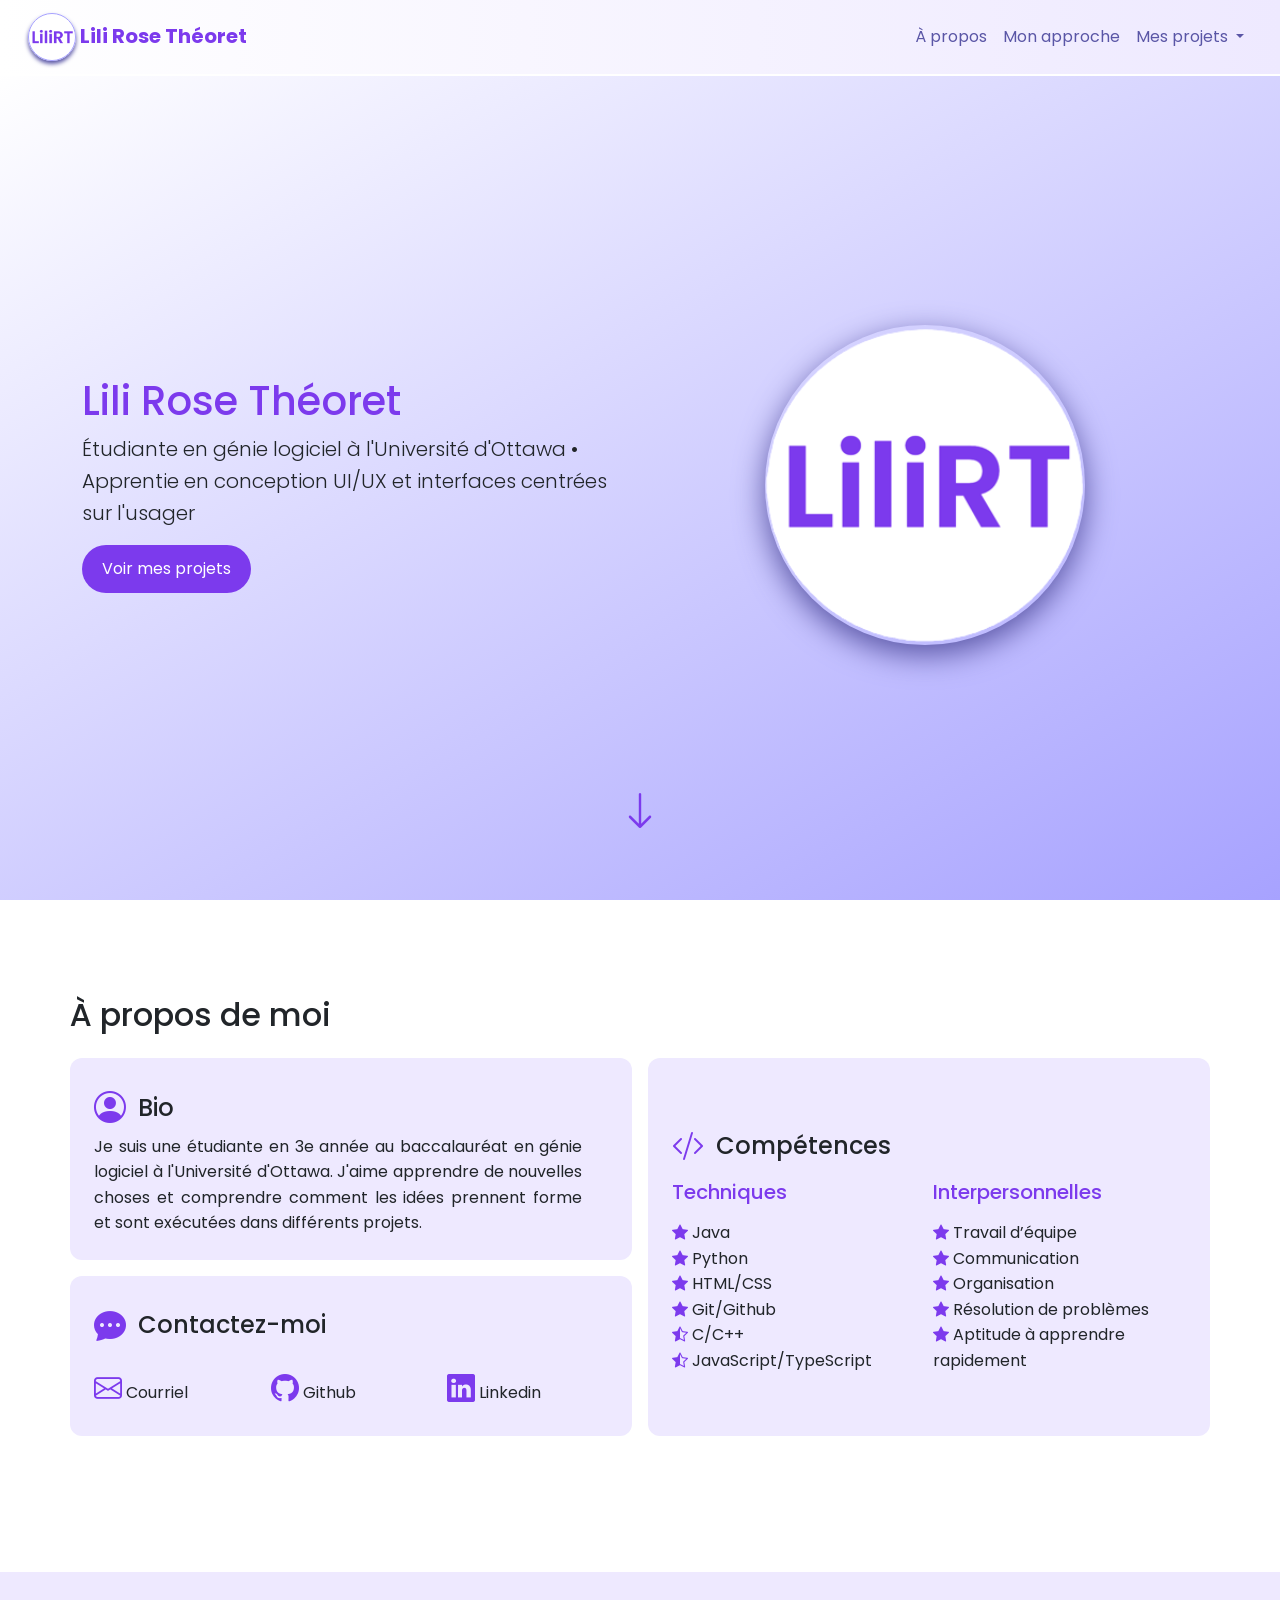
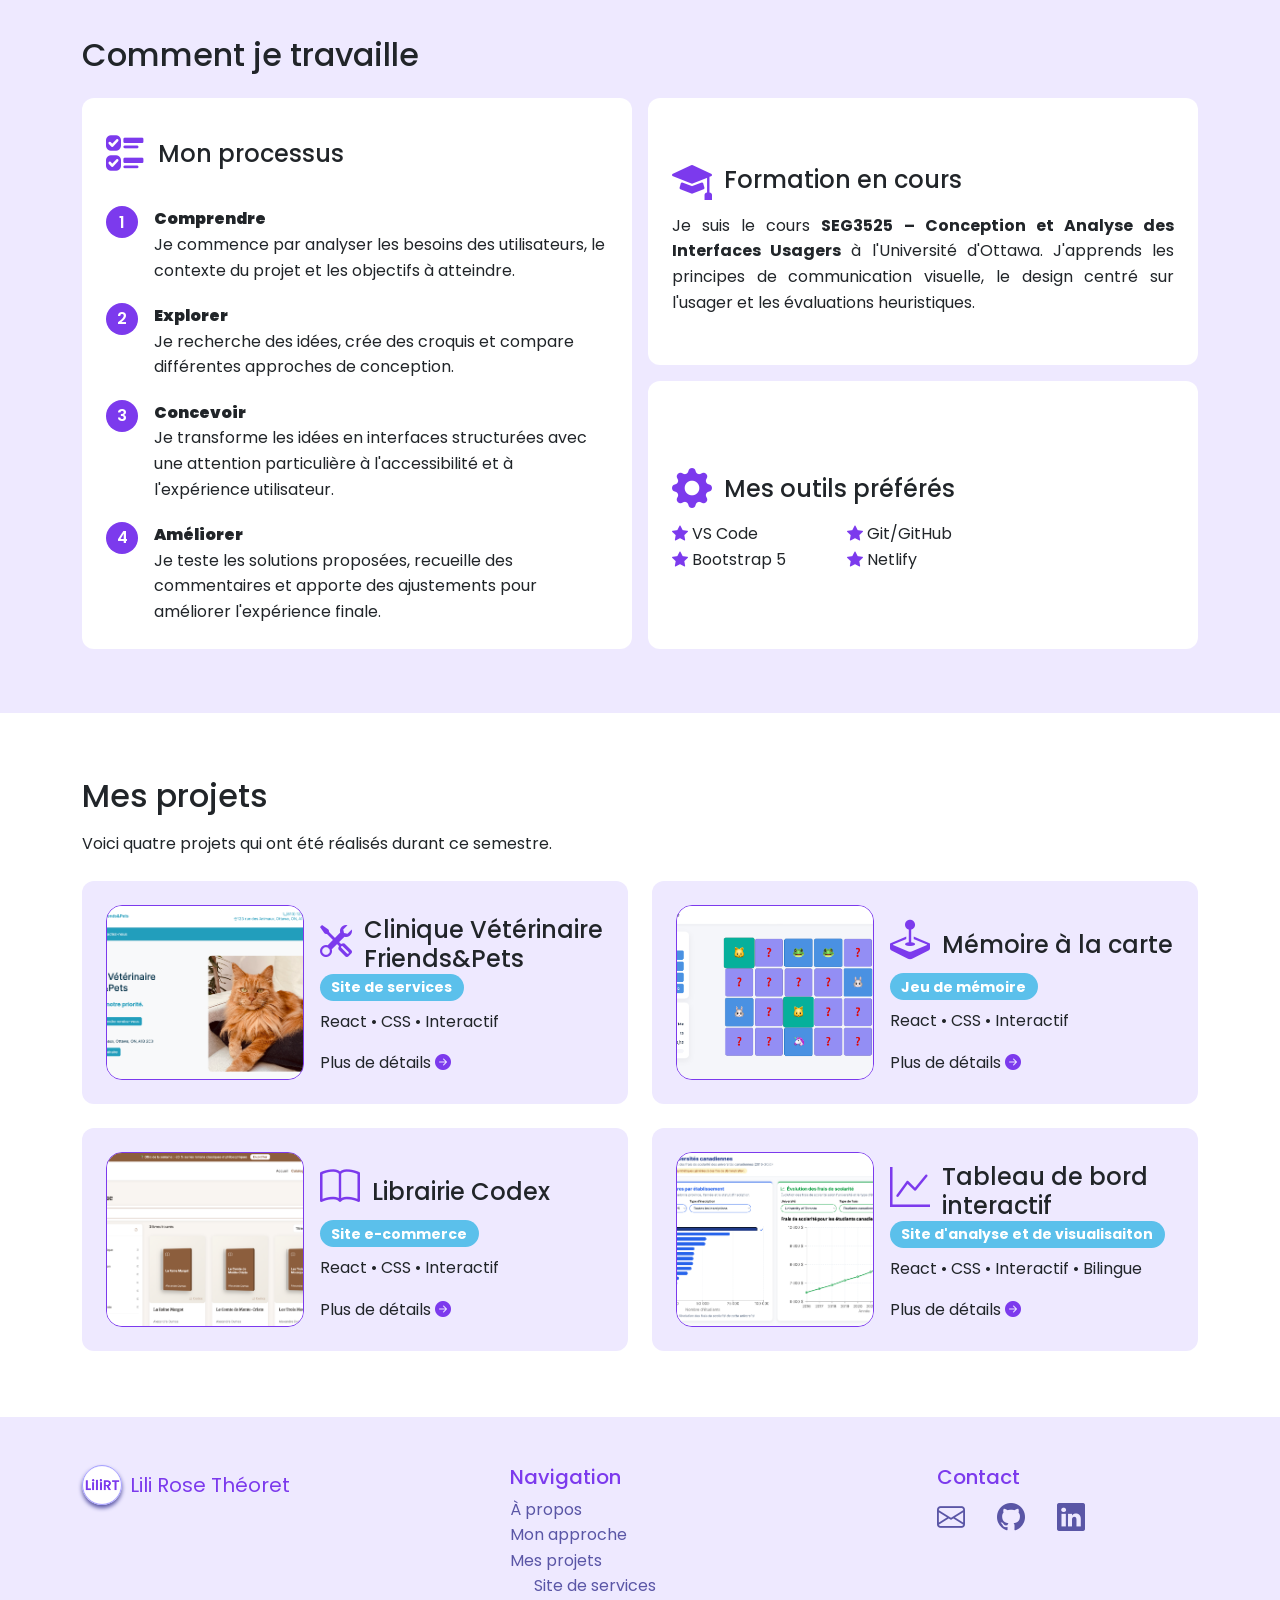
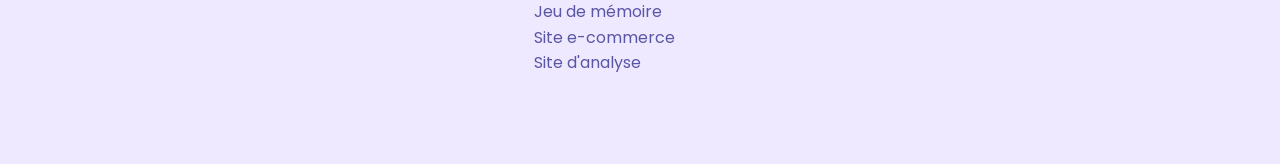
<file: index.html>
<!doctype html>
<!-- SEG3525 - Été 2026 - Portfolio-->
<html lang="fr">
    <head>
        <meta charset="utf-8">
        <meta name="viewport" content="width=device-width, initial-scale=1">
        <title>Mon Portfolio - Lili Rose Théoret</title>
        <link href="https://cdn.jsdelivr.net/npm/bootstrap@5.3.8/dist/css/bootstrap.min.css" rel="stylesheet" integrity="sha384-sRIl4kxILFvY47J16cr9ZwB07vP4J8+LH7qKQnuqkuIAvNWLzeN8tE5YBujZqJLB" crossorigin="anonymous">
        <link rel="stylesheet" href="https://cdn.jsdelivr.net/npm/bootstrap-icons@1.11.3/font/bootstrap-icons.min.css"/>
        <link rel="stylesheet" href="css/style.css">
        <link href="https://fonts.googleapis.com/css2?family=Poppins:wght@300;400;500;600&display=swap" rel="stylesheet">
        <link rel="icon" type="image/png" href="img/logo.png">
    </head>
    <body>
        <nav class="navbar navbar-expand-lg fixed-top">
            <div class="container-fluid">
                <a class="navbar-brand" href="#">
                    <img src="img/logo.png">
                    Lili Rose Théoret
                </a>
                <button class="navbar-toggler" type="button" data-bs-toggle="collapse" data-bs-target="#navbarSupportedContent" aria-controls="navbarSupportedContent" aria-expanded="false" aria-label="Toggle navigation">
                <span class="navbar-toggler-icon"></span>
                </button>
                <div class="collapse navbar-collapse" id="navbarSupportedContent">
                <ul class="navbar-nav ms-auto mb-2 mb-lg-0">
                    <li class="nav-item">
                    <a class="nav-link" aria-current="page" href="#about">À propos</a>
                    </li>
                    <li class="nav-item">
                    <a class="nav-link" href="#work">Mon approche</a>
                    </li>
                    <li class="nav-item dropdown">
                        <a class="nav-link dropdown-toggle" href="#cases" role="button" data-bs-toggle="dropdown" aria-expanded="false">
                            Mes projets
                        </a>
                        <ul class="dropdown-menu dropdown-menu-end">
                            <li><a class="dropdown-item" href="#cases">Tous mes projets</a></li>
                            <li><hr class="dropdown-divider"></li>
                            <li><a class="dropdown-item" href="designs/friends-and-pets.html">Site de services</a></li>
                            <li><a class="dropdown-item" href="designs/memoire-a-la-carte.html">Jeu de mémoire</a></li>
                            <li><a class="dropdown-item" href="designs/codex.html">Site e-commerce</a></li>
                            <li><a class="dropdown-item" href="designs/tableau-de-bord-interactif.html">Site d'analyse</a></li>
                        </ul>
                    </li>
                </ul>
                </div>
            </div>
        </nav>

        <!-- Section HERO -->
        <section id="hero" class="section-light hero">
            <div class="container">
                <div class="row align-items-center">
                    <div class="col-md-6 text-center text-md-start">
                        <h1>Lili Rose Théoret</h1>
                        <p class="lead">
                            Étudiante en génie logiciel à l'Université d'Ottawa • 
                            Apprentie en conception UI/UX et interfaces centrées sur l'usager
                        </p>

                        <a href="#cases" class="btn btn-primary-custom">
                            Voir mes projets
                        </a>
                    </div>

                    <div class="col-md-6 text-center">
                        <a href="#about"><img src="img/logo.png" class="hero-img"></a>
                    </div>
                </div>

                <a href="#about" class="hero-scroll">
                    <i class="bi bi-arrow-down fs-1"></i>
                </a>
            </div>
        </section>

        <!-- Section ABOUT -->
        <section id="about">
            <div class="container">
                <div class="section-header">
                    <h2>À propos de moi</h2>
                </div>

                <div class="row g-3 h-100">
                    <div class="col-lg-6">
                        <div class="row g-3 h-100">
                            <!-- Bio -->
                            <div class="col-12">
                                <div class="dark-card h-100">
                                    <div class="card-title">
                                        <i class="bi bi-person-circle"></i>
                                        <h3>Bio</h3>
                                    </div>

                                    <p>
                                        Je suis une étudiante en 3e année au baccalauréat en génie logiciel à l'Université d'Ottawa.
                                        J'aime apprendre de nouvelles choses et comprendre comment les idées prennent forme et sont exécutées dans différents projets. 
                                    </p>
                                </div>
                            </div>

                            <!-- Contact -->
                            <div class="col-12">
                                <div class="dark-card h-100">
                                    <div class="card-title">
                                        <i class="bi bi-chat-dots-fill"></i>
                                        <h3>Contactez-moi</h3>
                                    </div>

                                    <div class="row g-3 h-100">
                                        <div class="col-md-4">
                                            <a href="mailto:ltheo101@uottawa.ca" class="text-decoration-none">
                                                <i class="bi bi-envelope fs-3"></i>
                                                Courriel
                                            </a>
                                        </div>
                                        
                                        <div class="col-md-4">
                                            <a href="https://github.com/LiliRT" class="text-decoration-none">
                                                <i class="bi bi-github fs-3"></i>
                                                Github
                                            </a>
                                        </div>

                                        <div class="col-md-4">
                                            <a href="https://linkedin.com" class="text-decoration-none">
                                                <i class="bi bi-linkedin fs-3"></i>
                                                Linkedin
                                            </a>
                                        </div>
                                    </div>
                                </div>
                            </div>
                        </div>
                    </div>

                    <div class="col-lg-6 d-flex">
                        <!-- Compétences -->
                        <div class="dark-card h-100 w-100">
                            <div class="card-title">
                                <i class="bi bi-code-slash"></i>
                                <h3>Compétences</h3>
                            </div>

                            <div class="row g-2">
                                <div class="col-md-6">
                                    <h5 class="mb-3">Techniques</h5>
                                    <ul class="list-unstyled mb-0">
                                        <li><i class="bi bi-star-fill"></i> Java</li>
                                        <li><i class="bi bi-star-fill"></i> Python</li>
                                        <li><i class="bi bi-star-fill"></i> HTML/CSS</li>
                                        <li><i class="bi bi-star-fill"></i> Git/Github</li>
                                        <li><i class="bi bi-star-half"></i> C/C++</li>
                                        <li><i class="bi bi-star-half"></i> JavaScript/TypeScript</li>
                                    </ul>
                                </div>

                                <div class="col-md-6">
                                    <h5 class="mb-3">Interpersonnelles</h5>
                                    <ul class="list-unstyled mb-0">
                                        <li><i class="bi bi-star-fill"></i> Travail d’équipe</li>
                                        <li><i class="bi bi-star-fill"></i> Communication</li>
                                        <li><i class="bi bi-star-fill"></i> Organisation</li>
                                        <li><i class="bi bi-star-fill"></i> Résolution de problèmes</li>
                                        <li><i class="bi bi-star-fill"></i> Aptitude à apprendre rapidement</li>
                                    </ul>
                                </div>
                            </div>
                        </div>
                    </div>
                </div>
            </div>
        </section>

        <!-- Section WORK -->
        <section id="work" class="section-light">
            <div class="container">
                <div class="section-header">
                    <h2>Comment je travaille</h2>
                </div>

                <div class="row g-3 h-100">
                    <div class="col-lg-6 d-flex">
                        <!-- Processus -->
                        <div class="light-card p-4 h-100 w-100">
                            <div class="card-title">
                                <i class="bi bi-ui-checks fs-1 icon"></i>
                                <h3 class="mb-0">Mon processus</h3>
                            </div>

                            <ol>
                                <li>
                                    <strong>Comprendre</strong><br>
                                    Je commence par analyser les besoins des utilisateurs, le contexte du projet et les objectifs à atteindre.
                                </li>

                                <li>
                                    <strong>Explorer</strong><br>
                                    Je recherche des idées, crée des croquis et compare différentes approches de conception.
                                </li>

                                <li>
                                    <strong>Concevoir</strong><br>
                                    Je transforme les idées en interfaces structurées avec une attention particulière à l'accessibilité et à l'expérience utilisateur.
                                </li>

                                <li>
                                    <strong>Améliorer</strong><br>
                                    Je teste les solutions proposées, recueille des commentaires et apporte des ajustements pour améliorer l'expérience finale.
                                </li>
                            </ol>
                        </div>
                    </div>

                    <div class="col-lg-6 d-flex">
                        <div class="row g-3 flex-grow-1">
                            <!-- Formation -->
                            <div class="col-12">
                                <div class="light-card h-100">
                                    <div class="card-title">
                                        <i class="bi bi-mortarboard-fill fs-1 icon"></i>
                                        <h3 class="mb-0">Formation en cours</h3>
                                    </div>

                                    <p class="mb-0">
                                        Je suis le cours
                                        <strong>SEG3525 – Conception et Analyse des Interfaces Usagers</strong>
                                        à l'Université d'Ottawa. J'apprends les principes de communication visuelle,
                                        le design centré sur l'usager et les évaluations heuristiques.
                                    </p>
                                </div>
                            </div>

                            <!-- Outils -->
                            <div class="col-12">
                                <div class="light-card p-4">
                                    <div class="card-title">
                                        <i class="bi bi-gear-fill fs-1 icon"></i>
                                        <h3 class="mb-0">Mes outils préférés</h3>
                                    </div>

                                    <div class="col-md-8">
                                        <div class="row g-3 h-100">
                                            <div class="col-md-6">
                                                <ul class="list-unstyled mb-0">
                                                    <li><i class="bi bi-star-fill"></i> VS Code</li>
                                                    <li><i class="bi bi-star-fill"></i> Bootstrap 5</li>
                                                </ul>
                                            </div>

                                            <div class="col-md-6">
                                                <ul class="list-unstyled mb-0">
                                                    <li><i class="bi bi-star-fill"></i> Git/GitHub</li>
                                                    <li><i class="bi bi-star-fill"></i> Netlify</li>
                                                </ul>
                                            </div>
                                        </div>
                                    </div>
                                </div>
                            </div>
                        </div>
                    </div>
                </div>
            </div>
        </section>

        <!-- Section CASES -->
        <section id="cases">
            <div class="container">
                <div class="section-header">
                    <h2>Mes projets</h2>
                    <p>Voici quatre projets qui ont été réalisés durant ce semestre.</p>
                </div>

                <div class="row g-4">
                    <div class="col-md-6">
                        <div class="dark-card h-100">
                            <a href="designs/friends-and-pets.html" class="text-decoration-none">
                                <div class="row g-3 align-items-center h-100">
                                    <div class="col-5"><img src="img/friends&pets.png" class="card-img"></div>

                                    <div class="col-7">
                                        <div class="card-title">
                                            <i class="bi bi-tools fs-2"></i>
                                            <h3 class="mt-2">Clinique Vétérinaire Friends&Pets</h3>
                                        </div>

                                        <span class="badge">Site de services</span>

                                        <p class="mt-2 mb-3">React • CSS • Interactif</p>

                                        <span>
                                            Plus de détails
                                            <i class="bi bi-arrow-right-circle-fill"></i>
                                        </span>
                                    </div>
                                </div>
                            </a>
                        </div>
                    </div>

                    <div class="col-md-6">
                        <div class="dark-card h-100">
                            <a href="designs/memoire-a-la-carte.html" class="text-decoration-none">
                                <div class="row g-3 align-items-center h-100">
                                    <div class="col-5"><img src="img/memoire-a-la-carte.png" class="card-img"></div>

                                    <div class="col-7">
                                        <div class="card-title">
                                            <i class="bi bi-joystick fs-1"></i>
                                            <h3 class="mt-2">Mémoire à la carte</h3>
                                        </div>

                                        <span class="badge">Jeu de mémoire</span>

                                        <p class="mt-2 mb-3">React • CSS • Interactif</p>

                                        <span>
                                            Plus de détails
                                            <i class="bi bi-arrow-right-circle-fill"></i>
                                        </span>
                                    </div>
                                </div>
                            </a>
                        </div>
                    </div>

                    <div class="col-md-6">
                        <div class="dark-card h-100">
                            <a href="designs/codex.html" class="text-decoration-none">
                                <div class="row g-3 align-items-center h-100">
                                    <div class="col-5"><img src="img/codex.png" class="card-img"></div>

                                    <div class="col-7">
                                        <div class="card-title">
                                            <i class="bi bi-book fs-1"></i>
                                            <h3 class="mt-2">Librairie Codex</h3>
                                        </div>

                                        <span class="badge">Site e-commerce</span>

                                        <p class="mt-2 mb-3">React • CSS • Interactif</p>

                                        <span>
                                            Plus de détails
                                            <i class="bi bi-arrow-right-circle-fill"></i>
                                        </span>
                                    </div>
                                </div>
                            </a>
                        </div>
                    </div>

                    <div class="col-md-6">
                        <div class="dark-card h-100">
                            <a href="designs/tableau-de-bord-interactif.html" class="text-decoration-none">
                                <div class="row g-3 align-items-center h-100">
                                    <div class="col-5"><img src="img/tableau-de-bord.png" class="card-img"></div>

                                    <div class="col-7">
                                        <div class="card-title">
                                            <i class="bi bi-graph-up fs-1"></i>
                                            <h3 class="mt-2">Tableau de bord interactif</h3>
                                        </div>

                                        <span class="badge">Site d'analyse et de visualisaiton</span>

                                        <p class="mt-2 mb-3">React • CSS • Interactif • Bilingue</p>

                                        <span>
                                            Plus de détails
                                            <i class="bi bi-arrow-right-circle-fill"></i>
                                        </span>
                                    </div>
                                </div>
                            </a>
                        </div>
                    </div>
                </div>
            </div>
        </section>

        <footer class="footer">
            <div class="container">
                <div class="row justify-content-between">
                    <div class="col-md-3 mb-4">
                        <a href="#" class="footer-brand text-decoration-none">
                        <img src="img/logo.png" class="footer-logo">
                        <span>Lili Rose Théoret</span>
                        </a>
                    </div>

                    <!-- Navigation -->
                    <div class="col-md-3 mb-4">
                        <h5>Navigation</h5>
                        <ul class="list-unstyled footer-links">
                            <li><a href="#about">À propos</a></li>
                            <li><a href="#work">Mon approche</a></li>
                            <li><a href="#cases">Mes projets</a></li>
                            <li>
                                <ul class="list-unstyled ms-4">
                                    <li><a href="designs/friends-and-pets.html">Site de services</a></li>
                                    <li><a href="designs/memoire-a-la-carte.html">Jeu de mémoire</a></li>
                                    <li><a href="designs/codex.html">Site e-commerce</a></li>
                                    <li><a href="designs/tableau-de-bord-interactif.html">Site d'analyse</a></li>
                                </ul>
                            </li>
                        </ul>
                    </div>

                    <!-- Contact -->
                    <div class="col-md-3 mb-4">
                        <h5>Contact</h5>

                        <div class="footer-social">
                            <a href="mailto:ltheo101@uottawa.ca" class="me-3">
                                <i class="bi bi-envelope fs-3"></i>
                            </a>
                            <a href="https://github.com/LiliRT" class="me-3">
                                <i class="bi bi-github fs-3"></i>
                            </a>
                            <a href="https://linkedin.com">
                                <i class="bi bi-linkedin fs-3"></i>
                            </a>
                        </div>
                    </div>
                </div>
            </div>
        </footer>

        <script src="https://cdn.jsdelivr.net/npm/bootstrap@5.3.8/dist/js/bootstrap.bundle.min.js" integrity="sha384-FKyoEForCGlyvwx9Hj09JcYn3nv7wiPVlz7YYwJrWVcXK/BmnVDxM+D2scQbITxI" crossorigin="anonymous"></script>
        <script>
        document.querySelectorAll('.navbar-nav .nav-link, .navbar-nav .dropdown-item')
        .forEach(link => {
            link.addEventListener('click', () => {

                if (link.classList.contains('dropdown-toggle')) return;

                const navbar = document.querySelector('.navbar-collapse');
                const bsCollapse = bootstrap.Collapse.getInstance(navbar);

                if (bsCollapse) {
                    bsCollapse.hide();
                }
            });
        });
        </script>
    </body>
</html>
</file>
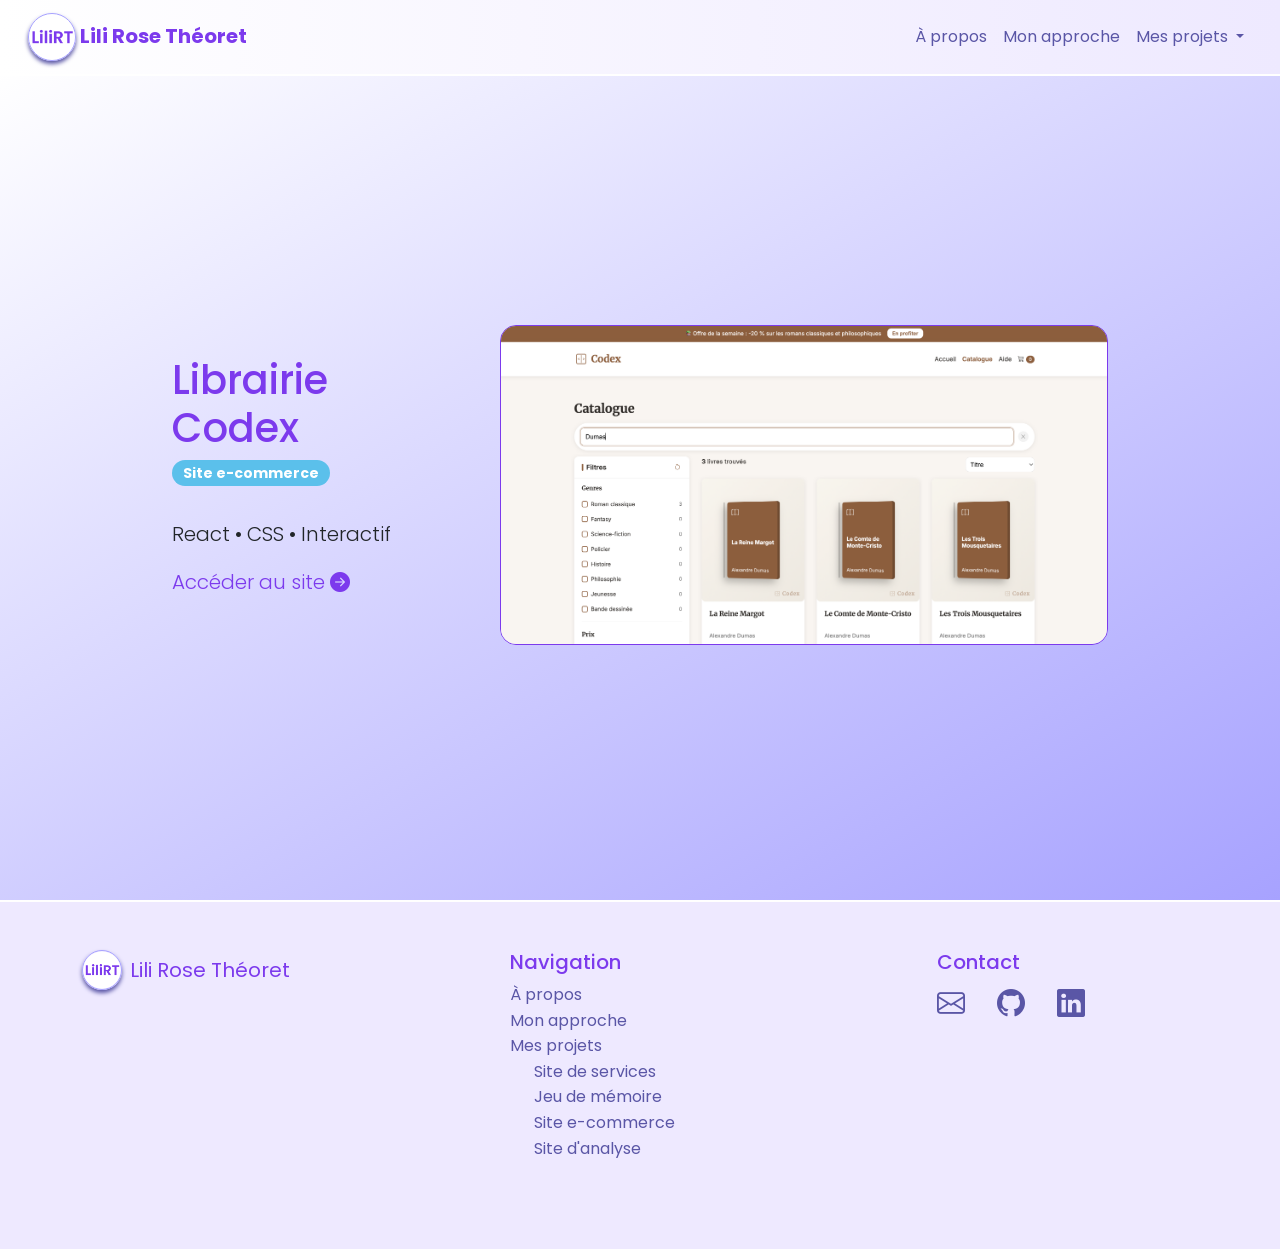
<file: designs/codex.html>
<!doctype html>
<!-- SEG3525 - Été 2026 - Portfolio-->
<html lang="fr">
    <head>
        <meta charset="utf-8">
        <meta name="viewport" content="width=device-width, initial-scale=1">
        <title>Site e-commerce</title>
        <link href="https://cdn.jsdelivr.net/npm/bootstrap@5.3.8/dist/css/bootstrap.min.css" rel="stylesheet" integrity="sha384-sRIl4kxILFvY47J16cr9ZwB07vP4J8+LH7qKQnuqkuIAvNWLzeN8tE5YBujZqJLB" crossorigin="anonymous">
        <link rel="stylesheet" href="https://cdn.jsdelivr.net/npm/bootstrap-icons@1.11.3/font/bootstrap-icons.min.css"/>
        <link rel="stylesheet" href="../css/style.css">
        <link href="https://fonts.googleapis.com/css2?family=Poppins:wght@300;400;500;600&display=swap" rel="stylesheet">
        <link rel="icon" type="image/png" href="../img/logo.png">
    </head>
    <body>
        <nav class="navbar navbar-expand-lg fixed-top">
            <div class="container-fluid">
                <a class="navbar-brand" href="../index.html">
                    <img src="../img/logo.png">
                    Lili Rose Théoret
                </a>
                <button class="navbar-toggler" type="button" data-bs-toggle="collapse" data-bs-target="#navbarSupportedContent" aria-controls="navbarSupportedContent" aria-expanded="false" aria-label="Toggle navigation">
                <span class="navbar-toggler-icon"></span>
                </button>
                <div class="collapse navbar-collapse" id="navbarSupportedContent">
                <ul class="navbar-nav ms-auto mb-2 mb-lg-0">
                    <li class="nav-item">
                    <a class="nav-link" aria-current="page" href="../index.html#about">À propos</a>
                    </li>
                    <li class="nav-item">
                    <a class="nav-link" href="../index.html#work">Mon approche</a>
                    </li>
                    <li class="nav-item dropdown">
                        <a class="nav-link dropdown-toggle" href="../index.html#cases" role="button" data-bs-toggle="dropdown" aria-expanded="false">
                            Mes projets
                        </a>
                        <ul class="dropdown-menu dropdown-menu-end">
                            <li><a class="dropdown-item" href="../index.html#cases">Tous mes projets</a></li>
                            <li><hr class="dropdown-divider"></li>
                            <li><a class="dropdown-item" href="friends-and-pets.html">Site de services</a></li>
                            <li><a class="dropdown-item" href="memoire-a-la-carte.html">Jeu de mémoire</a></li>
                            <li><a class="dropdown-item" href="codex.html">Site e-commerce</a></li>
                            <li><a class="dropdown-item" href="tableau-de-bord-interactif.html">Site d'analyse</a></li>
                        </ul>
                    </li>
                </ul>
                </div>
            </div>
        </nav>

        <!-- Section Intro -->
        <section id="site-e-commerce" class="section-light hero design">
            <div class="container">
                <div class="row align-items-center g-5">
                    <div class="col-lg-4 text-center text-lg-start">
                        <h1>Librairie Codex</h1>
                        <span class="badge">Site e-commerce</span>
                        <p class="lead"><br/>React • CSS • Interactif</p>
                        <p class="lead"><a href="https://librairie-codex.netlify.app/">
                            Accéder au site
                            <i class="bi bi-arrow-right-circle-fill"></i>
                        </a></p>
                    </div>

                    <div class="col-lg-8 text-center">
                        <a href="https://librairie-codex.netlify.app/"><img src="../img/codex.png" class="design-card-img"></a>
                    </div>
                </div>
            </div>
        </section>

        <footer class="footer">
            <div class="container">
                <div class="row justify-content-between">
                    <div class="col-md-3 mb-4">
                        <a href="../index.html" class="footer-brand text-decoration-none">
                        <img src="../img/logo.png" class="footer-logo">
                        <span>Lili Rose Théoret</span>
                        </a>
                    </div>

                    <!-- Navigation -->
                    <div class="col-md-3 mb-4">
                        <h5>Navigation</h5>
                        <ul class="list-unstyled footer-links">
                            <li><a href="../index.html#about">À propos</a></li>
                            <li><a href="../index.html#work">Mon approche</a></li>
                            <li><a href="../index.html#cases">Mes projets</a></li>
                            <li>
                                <ul class="list-unstyled ms-4">
                                    <li><a href="friends-and-pets.html">Site de services</a></li>
                                    <li><a href="memoire-a-la-carte.html">Jeu de mémoire</a></li>
                                    <li><a href="codex.html">Site e-commerce</a></li>
                                    <li><a href="tableau-de-bord-interactif.html">Site d'analyse</a></li>
                                </ul>
                            </li>
                        </ul>
                    </div>

                    <!-- Contact -->
                    <div class="col-md-3 mb-4">
                        <h5>Contact</h5>

                        <div class="footer-social">
                            <a href="mailto:ltheo101@uottawa.ca" class="me-3">
                                <i class="bi bi-envelope fs-3"></i>
                            </a>
                            <a href="https://github.com/LiliRT" class="me-3">
                                <i class="bi bi-github fs-3"></i>
                            </a>
                            <a href="https://linkedin.com">
                                <i class="bi bi-linkedin fs-3"></i>
                            </a>
                        </div>
                    </div>
                </div>
            </div>
        </footer>

        <script src="https://cdn.jsdelivr.net/npm/bootstrap@5.3.8/dist/js/bootstrap.bundle.min.js" integrity="sha384-FKyoEForCGlyvwx9Hj09JcYn3nv7wiPVlz7YYwJrWVcXK/BmnVDxM+D2scQbITxI" crossorigin="anonymous"></script>
        <script>
        document.querySelectorAll('.navbar-nav .nav-link, .navbar-nav .dropdown-item')
        .forEach(link => {
            link.addEventListener('click', () => {

                if (link.classList.contains('dropdown-toggle')) return;

                const navbar = document.querySelector('.navbar-collapse');
                const bsCollapse = bootstrap.Collapse.getInstance(navbar);

                if (bsCollapse) {
                    bsCollapse.hide();
                }
            });
        });
        </script>
    </body>
</html>
</file>
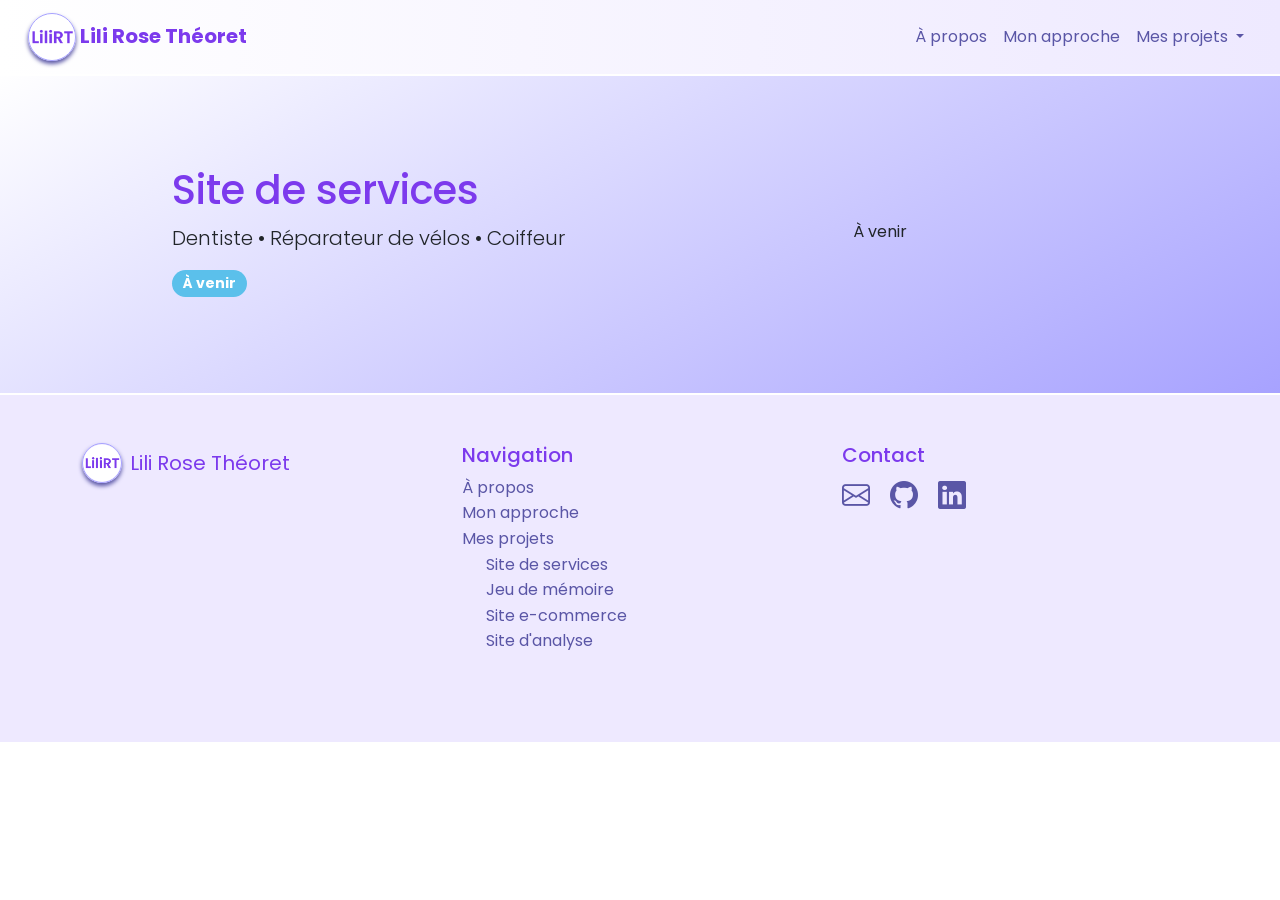
<file: designs/design1.html>
<!doctype html>
<!-- SEG3525 - Été 2026 - Portfolio-->
<html lang="fr">
    <head>
        <meta charset="utf-8">
        <meta name="viewport" content="width=device-width, initial-scale=1">
        <title>Site de services</title>
        <link href="https://cdn.jsdelivr.net/npm/bootstrap@5.3.8/dist/css/bootstrap.min.css" rel="stylesheet" integrity="sha384-sRIl4kxILFvY47J16cr9ZwB07vP4J8+LH7qKQnuqkuIAvNWLzeN8tE5YBujZqJLB" crossorigin="anonymous">
        <link rel="stylesheet" href="https://cdn.jsdelivr.net/npm/bootstrap-icons@1.11.3/font/bootstrap-icons.min.css"/>
        <link rel="stylesheet" href="../css/style.css">
        <link href="https://fonts.googleapis.com/css2?family=Poppins:wght@300;400;500;600&display=swap" rel="stylesheet">
        <link rel="icon" type="image/png" href="../img/logo.png">
    </head>
    <body>
        <nav class="navbar navbar-expand-lg fixed-top">
            <div class="container-fluid">
                <a class="navbar-brand" href="../index.html">
                    <img src="../img/logo.png">
                    Lili Rose Théoret
                </a>
                <button class="navbar-toggler" type="button" data-bs-toggle="collapse" data-bs-target="#navbarSupportedContent" aria-controls="navbarSupportedContent" aria-expanded="false" aria-label="Toggle navigation">
                <span class="navbar-toggler-icon"></span>
                </button>
                <div class="collapse navbar-collapse" id="navbarSupportedContent">
                <ul class="navbar-nav ms-auto mb-2 mb-lg-0">
                    <li class="nav-item">
                    <a class="nav-link" aria-current="page" href="../index.html#about">À propos</a>
                    </li>
                    <li class="nav-item">
                    <a class="nav-link" href="../index.html#work">Mon approche</a>
                    </li>
                    <li class="nav-item dropdown">
                        <a class="nav-link dropdown-toggle" href="../index.html#cases" role="button" data-bs-toggle="dropdown" aria-expanded="false">
                            Mes projets
                        </a>
                        <ul class="dropdown-menu dropdown-menu-end">
                            <li><a class="dropdown-item" href="../index.html#cases">Tous mes projets</a></li>
                            <li><hr class="dropdown-divider"></li>
                            <li><a class="dropdown-item" href="design1.html">Site de services</a></li>
                            <li><a class="dropdown-item" href="design2.html">Jeu de mémoire</a></li>
                            <li><a class="dropdown-item" href="design3.html">Site e-commerce</a></li>
                            <li><a class="dropdown-item" href="design4.html">Site d'analyse</a></li>
                        </ul>
                    </li>
                </ul>
                </div>
            </div>
        </nav>

        <!-- Section Intro -->
        <section id="design1" class="section-light design">
            <div class="container">
                <div class="row align-items-center">
                    <div class="col-md-6 text-center text-md-start">
                        <h1>Site de services</h1>
                        <p class="lead">Dentiste • Réparateur de vélos • Coiffeur</p>
                        <span class="badge">À venir</span>
                    </div>

                    <div class="col-md-6 text-center">
                        <div class="mockup-window">
                            <div class="mockup-topbar"></div>

                            <div class="mockup-content">
                                <div class="mockup-title"></div>

                                <div class="mockup-line"></div>
                                <div class="mockup-line short"></div>

                                <div class="mockup-button"></div>
                            </div>

                            <div class="mockup-coming">
                                À venir
                            </div>
                        </div>
                    </div>
                </div>
            </div>
        </section>

        <footer class="footer">
            <div class="container">
                <div class="row">
                    <div class="col-md-4 mb-4">
                        <a href="../index.html" class="footer-brand text-decoration-none">
                        <img src="../img/logo.png" class="footer-logo">
                        <span>Lili Rose Théoret</span>
                        </a>
                    </div>

                    <!-- Navigation -->
                    <div class="col-md-4 mb-4">
                        <h5>Navigation</h5>
                        <ul class="list-unstyled">
                            <li><a href="../index.html#about">À propos</a></li>
                            <li><a href="../index.html#work">Mon approche</a></li>
                            <li><a href="../index.html#cases">Mes projets</a></li>
                            <li>
                                <ul class="list-unstyled ms-4">
                                    <li><a href="design1.html">Site de services</a></li>
                                    <li><a href="design2.html">Jeu de mémoire</a></li>
                                    <li><a href="design3.html">Site e-commerce</a></li>
                                    <li><a href="design4.html">Site d'analyse</a></li>
                                </ul>
                            </li>
                        </ul>
                    </div>

                    <!-- Contact -->
                    <div class="col-md-4 mb-4">
                        <h5>Contact</h5>

                        <a href="mailto:ltheo101@uottawa.ca" class="me-3">
                            <i class="bi bi-envelope fs-3"></i>
                        </a>
                        <a href="https://github.com/LiliRT" class="me-3">
                            <i class="bi bi-github fs-3"></i>
                        </a>
                        <a href="https://linkedin.com">
                            <i class="bi bi-linkedin fs-3"></i>
                        </a>
                    </div>
                </div>
            </div>
        </footer>

        <script src="https://cdn.jsdelivr.net/npm/bootstrap@5.3.8/dist/js/bootstrap.bundle.min.js" integrity="sha384-FKyoEForCGlyvwx9Hj09JcYn3nv7wiPVlz7YYwJrWVcXK/BmnVDxM+D2scQbITxI" crossorigin="anonymous"></script>
        <script>
        document.querySelectorAll('.navbar-nav .nav-link, .navbar-nav .dropdown-item')
        .forEach(link => {
            link.addEventListener('click', () => {

                if (link.classList.contains('dropdown-toggle')) return;

                const navbar = document.querySelector('.navbar-collapse');
                const bsCollapse = bootstrap.Collapse.getInstance(navbar);

                if (bsCollapse) {
                    bsCollapse.hide();
                }
            });
        });
        </script>
    </body>
</html>
</file>
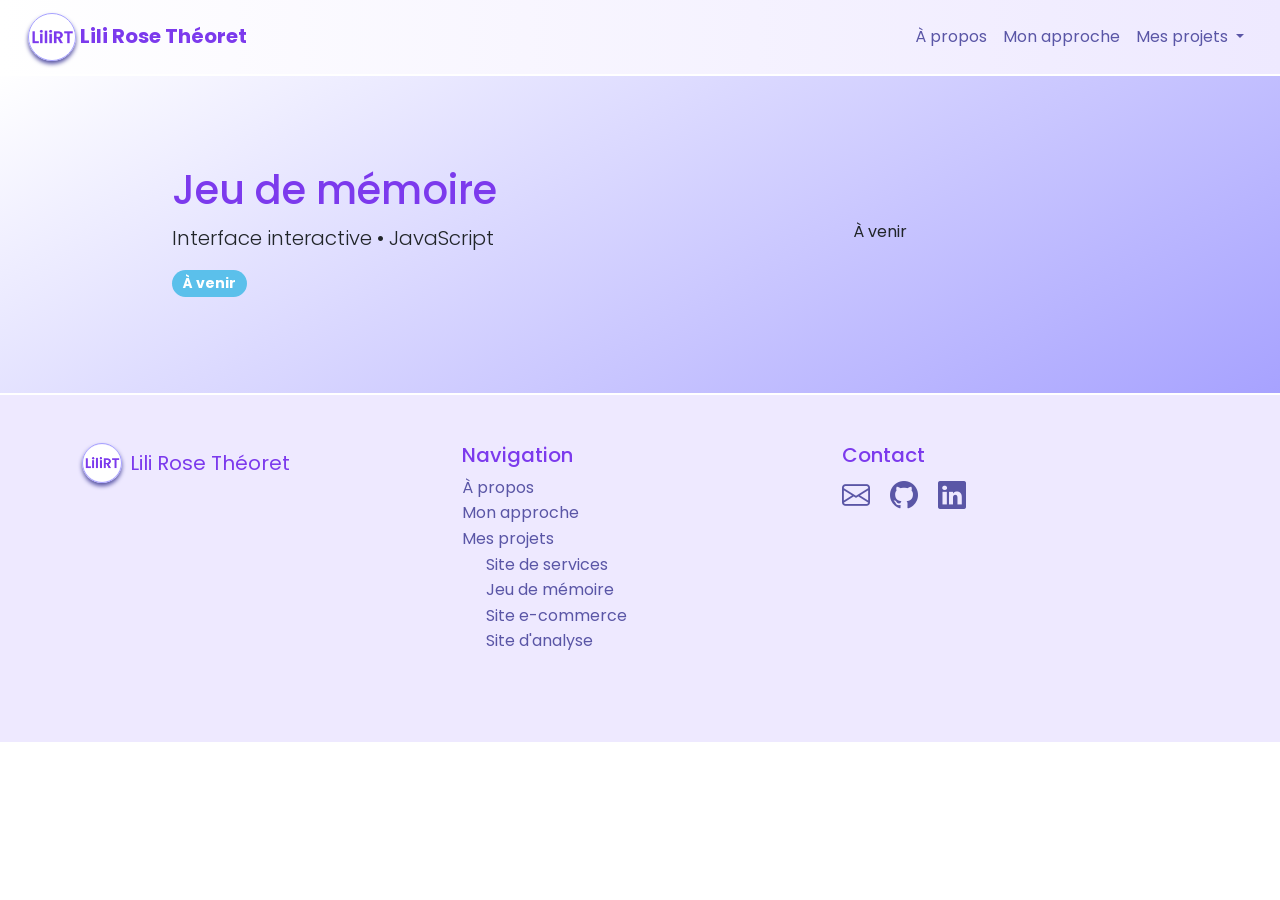
<file: designs/design2.html>
<!doctype html>
<!-- SEG3525 - Été 2026 - Portfolio-->
<html lang="fr">
    <head>
        <meta charset="utf-8">
        <meta name="viewport" content="width=device-width, initial-scale=1">
        <title>Jeu de mémoire</title>
        <link href="https://cdn.jsdelivr.net/npm/bootstrap@5.3.8/dist/css/bootstrap.min.css" rel="stylesheet" integrity="sha384-sRIl4kxILFvY47J16cr9ZwB07vP4J8+LH7qKQnuqkuIAvNWLzeN8tE5YBujZqJLB" crossorigin="anonymous">
        <link rel="stylesheet" href="https://cdn.jsdelivr.net/npm/bootstrap-icons@1.11.3/font/bootstrap-icons.min.css"/>
        <link rel="stylesheet" href="../css/style.css">
        <link href="https://fonts.googleapis.com/css2?family=Poppins:wght@300;400;500;600&display=swap" rel="stylesheet">
        <link rel="icon" type="image/png" href="../img/logo.png">
    </head>
    <body>
        <nav class="navbar navbar-expand-lg fixed-top">
            <div class="container-fluid">
                <a class="navbar-brand" href="../index.html">
                    <img src="../img/logo.png">
                    Lili Rose Théoret
                </a>
                <button class="navbar-toggler" type="button" data-bs-toggle="collapse" data-bs-target="#navbarSupportedContent" aria-controls="navbarSupportedContent" aria-expanded="false" aria-label="Toggle navigation">
                <span class="navbar-toggler-icon"></span>
                </button>
                <div class="collapse navbar-collapse" id="navbarSupportedContent">
                <ul class="navbar-nav ms-auto mb-2 mb-lg-0">
                    <li class="nav-item">
                    <a class="nav-link" aria-current="page" href="../index.html#about">À propos</a>
                    </li>
                    <li class="nav-item">
                    <a class="nav-link" href="../index.html#work">Mon approche</a>
                    </li>
                    <li class="nav-item dropdown">
                        <a class="nav-link dropdown-toggle" href="../index.html#cases" role="button" data-bs-toggle="dropdown" aria-expanded="false">
                            Mes projets
                        </a>
                        <ul class="dropdown-menu dropdown-menu-end">
                            <li><a class="dropdown-item" href="../index.html#cases">Tous mes projets</a></li>
                            <li><hr class="dropdown-divider"></li>
                            <li><a class="dropdown-item" href="friends-and-pets.html">Site de services</a></li>
                            <li><a class="dropdown-item" href="design2.html">Jeu de mémoire</a></li>
                            <li><a class="dropdown-item" href="design3.html">Site e-commerce</a></li>
                            <li><a class="dropdown-item" href="design4.html">Site d'analyse</a></li>
                        </ul>
                    </li>
                </ul>
                </div>
            </div>
        </nav>

        <!-- Section Intro -->
        <section id="design2" class="section-light design">
            <div class="container">
                <div class="row align-items-center">
                    <div class="col-md-6 text-center text-md-start">
                        <h1>Jeu de mémoire</h1>
                        <p class="lead">Interface interactive • JavaScript</p>
                        <span class="badge">À venir</span>
                    </div>

                    <div class="col-md-6 text-center">
                        <div class="mockup-window">
                            <div class="mockup-topbar"></div>

                            <div class="memory-grid">
                                <div></div><div></div><div></div><div></div>
                                <div></div><div></div><div></div><div></div>
                            </div>

                            <div class="mockup-coming">
                                À venir
                            </div>
                        </div>
                    </div>
                </div>
            </div>
        </section>

        <footer class="footer">
            <div class="container">
                <div class="row">
                    <div class="col-md-4 mb-4">
                        <a href="../index.html" class="footer-brand text-decoration-none">
                        <img src="../img/logo.png" class="footer-logo">
                        <span>Lili Rose Théoret</span>
                        </a>
                    </div>

                    <!-- Navigation -->
                    <div class="col-md-4 mb-4">
                        <h5>Navigation</h5>
                        <ul class="list-unstyled">
                            <li><a href="../index.html#about">À propos</a></li>
                            <li><a href="../index.html#work">Mon approche</a></li>
                            <li><a href="../index.html#cases">Mes projets</a></li>
                            <li>
                                <ul class="list-unstyled ms-4">
                                    <li><a href="friends-and-pets.html">Site de services</a></li>
                                    <li><a href="design2.html">Jeu de mémoire</a></li>
                                    <li><a href="design3.html">Site e-commerce</a></li>
                                    <li><a href="design4.html">Site d'analyse</a></li>
                                </ul>
                            </li>
                        </ul>
                    </div>

                    <!-- Contact -->
                    <div class="col-md-4 mb-4">
                        <h5>Contact</h5>

                        <a href="mailto:ltheo101@uottawa.ca" class="me-3">
                            <i class="bi bi-envelope fs-3"></i>
                        </a>
                        <a href="https://github.com/LiliRT" class="me-3">
                            <i class="bi bi-github fs-3"></i>
                        </a>
                        <a href="https://linkedin.com">
                            <i class="bi bi-linkedin fs-3"></i>
                        </a>
                    </div>
                </div>
            </div>
        </footer>

        <script src="https://cdn.jsdelivr.net/npm/bootstrap@5.3.8/dist/js/bootstrap.bundle.min.js" integrity="sha384-FKyoEForCGlyvwx9Hj09JcYn3nv7wiPVlz7YYwJrWVcXK/BmnVDxM+D2scQbITxI" crossorigin="anonymous"></script>
        <script>
        document.querySelectorAll('.navbar-nav .nav-link, .navbar-nav .dropdown-item')
        .forEach(link => {
            link.addEventListener('click', () => {

                if (link.classList.contains('dropdown-toggle')) return;

                const navbar = document.querySelector('.navbar-collapse');
                const bsCollapse = bootstrap.Collapse.getInstance(navbar);

                if (bsCollapse) {
                    bsCollapse.hide();
                }
            });
        });
        </script>
    </body>
</html>
</file>
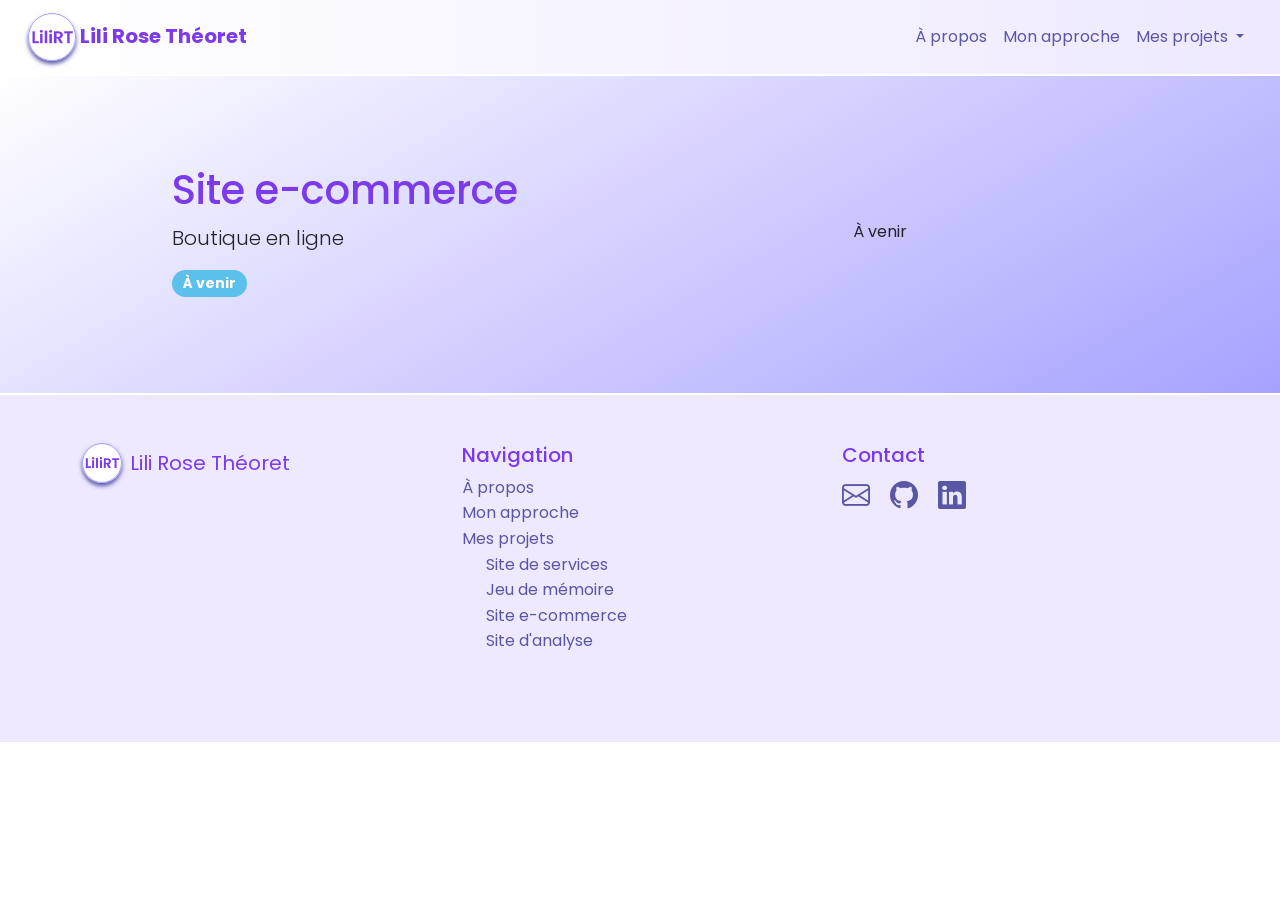
<file: designs/design3.html>
<!doctype html>
<!-- SEG3525 - Été 2026 - Portfolio-->
<html lang="fr">
    <head>
        <meta charset="utf-8">
        <meta name="viewport" content="width=device-width, initial-scale=1">
        <title>Site e-commerce</title>
        <link href="https://cdn.jsdelivr.net/npm/bootstrap@5.3.8/dist/css/bootstrap.min.css" rel="stylesheet" integrity="sha384-sRIl4kxILFvY47J16cr9ZwB07vP4J8+LH7qKQnuqkuIAvNWLzeN8tE5YBujZqJLB" crossorigin="anonymous">
        <link rel="stylesheet" href="https://cdn.jsdelivr.net/npm/bootstrap-icons@1.11.3/font/bootstrap-icons.min.css"/>
        <link rel="stylesheet" href="../css/style.css">
        <link href="https://fonts.googleapis.com/css2?family=Poppins:wght@300;400;500;600&display=swap" rel="stylesheet">
        <link rel="icon" type="image/png" href="../img/logo.png">
    </head>
    <body>
        <nav class="navbar navbar-expand-lg fixed-top">
            <div class="container-fluid">
                <a class="navbar-brand" href="../index.html">
                    <img src="../img/logo.png">
                    Lili Rose Théoret
                </a>
                <button class="navbar-toggler" type="button" data-bs-toggle="collapse" data-bs-target="#navbarSupportedContent" aria-controls="navbarSupportedContent" aria-expanded="false" aria-label="Toggle navigation">
                <span class="navbar-toggler-icon"></span>
                </button>
                <div class="collapse navbar-collapse" id="navbarSupportedContent">
                <ul class="navbar-nav ms-auto mb-2 mb-lg-0">
                    <li class="nav-item">
                    <a class="nav-link" aria-current="page" href="../index.html#about">À propos</a>
                    </li>
                    <li class="nav-item">
                    <a class="nav-link" href="../index.html#work">Mon approche</a>
                    </li>
                    <li class="nav-item dropdown">
                        <a class="nav-link dropdown-toggle" href="../index.html#cases" role="button" data-bs-toggle="dropdown" aria-expanded="false">
                            Mes projets
                        </a>
                        <ul class="dropdown-menu dropdown-menu-end">
                            <li><a class="dropdown-item" href="../index.html#cases">Tous mes projets</a></li>
                            <li><hr class="dropdown-divider"></li>
                            <li><a class="dropdown-item" href="friends-and-pets.html">Site de services</a></li>
                            <li><a class="dropdown-item" href="memoire-a-la-carte.html">Jeu de mémoire</a></li>
                            <li><a class="dropdown-item" href="design3.html">Site e-commerce</a></li>
                            <li><a class="dropdown-item" href="design4.html">Site d'analyse</a></li>
                        </ul>
                    </li>
                </ul>
                </div>
            </div>
        </nav>

        <!-- Section Intro -->
        <section id="design3" class="section-light design">
            <div class="container">
                <div class="row align-items-center">
                    <div class="col-md-6 text-center text-md-start">
                        <h1>Site e-commerce</h1>
                        <p class="lead">Boutique en ligne</p>
                        <span class="badge">À venir</span>
                    </div>

                    <div class="col-md-6 text-center">
                        <div class="mockup-window ecommerce-mockup">
                            <div class="mockup-topbar"></div>

                            <div class="mockup-content">
                                <div class="mockup-products">
                                    <div class="mockup-product"></div>
                                    <div class="mockup-product"></div>
                                    <div class="mockup-product"></div>
                                    <div class="mockup-product"></div>
                                </div>

                                <div class="mockup-coming">
                                    À venir
                                </div>
                            </div>
                        </div>
                    </div>
                </div>
            </div>
        </section>

        <footer class="footer">
            <div class="container">
                <div class="row">
                    <div class="col-md-4 mb-4">
                        <a href="../index.html" class="footer-brand text-decoration-none">
                        <img src="../img/logo.png" class="footer-logo">
                        <span>Lili Rose Théoret</span>
                        </a>
                    </div>

                    <!-- Navigation -->
                    <div class="col-md-4 mb-4">
                        <h5>Navigation</h5>
                        <ul class="list-unstyled">
                            <li><a href="../index.html#about">À propos</a></li>
                            <li><a href="../index.html#work">Mon approche</a></li>
                            <li><a href="../index.html#cases">Mes projets</a></li>
                            <li>
                                <ul class="list-unstyled ms-4">
                                    <li><a href="friends-and-pets.html">Site de services</a></li>
                                    <li><a href="memoire-a-la-carte.html">Jeu de mémoire</a></li>
                                    <li><a href="design3.html">Site e-commerce</a></li>
                                    <li><a href="design4.html">Site d'analyse</a></li>
                                </ul>
                            </li>
                        </ul>
                    </div>

                    <!-- Contact -->
                    <div class="col-md-4 mb-4">
                        <h5>Contact</h5>

                        <a href="mailto:ltheo101@uottawa.ca" class="me-3">
                            <i class="bi bi-envelope fs-3"></i>
                        </a>
                        <a href="https://github.com/LiliRT" class="me-3">
                            <i class="bi bi-github fs-3"></i>
                        </a>
                        <a href="https://linkedin.com">
                            <i class="bi bi-linkedin fs-3"></i>
                        </a>
                    </div>
                </div>
            </div>
        </footer>

        <script src="https://cdn.jsdelivr.net/npm/bootstrap@5.3.8/dist/js/bootstrap.bundle.min.js" integrity="sha384-FKyoEForCGlyvwx9Hj09JcYn3nv7wiPVlz7YYwJrWVcXK/BmnVDxM+D2scQbITxI" crossorigin="anonymous"></script>
        <script>
        document.querySelectorAll('.navbar-nav .nav-link, .navbar-nav .dropdown-item')
        .forEach(link => {
            link.addEventListener('click', () => {

                if (link.classList.contains('dropdown-toggle')) return;

                const navbar = document.querySelector('.navbar-collapse');
                const bsCollapse = bootstrap.Collapse.getInstance(navbar);

                if (bsCollapse) {
                    bsCollapse.hide();
                }
            });
        });
        </script>
    </body>
</html>
</file>
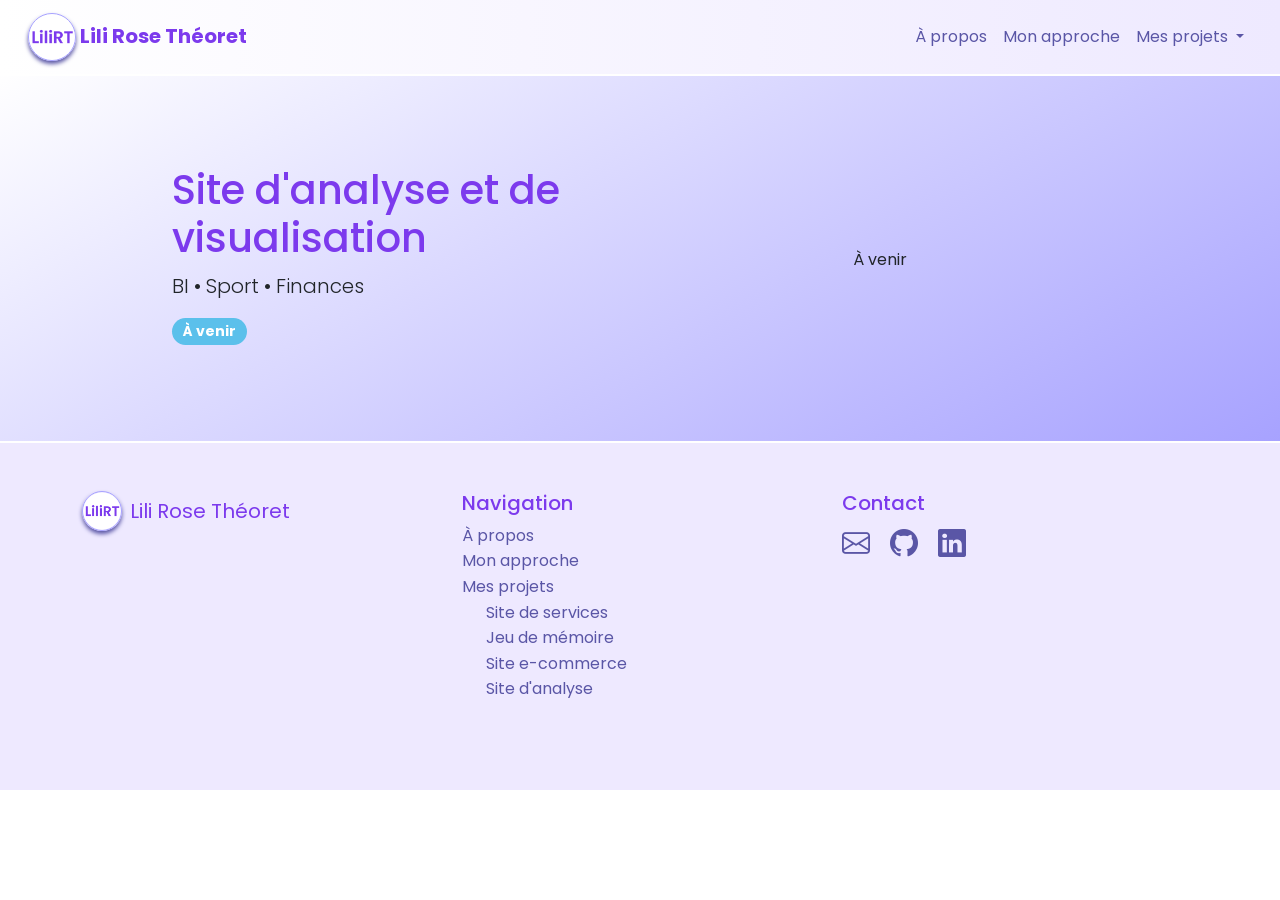
<file: designs/design4.html>
<!doctype html>
<!-- SEG3525 - Été 2026 - Portfolio-->
<html lang="fr">
    <head>
        <meta charset="utf-8">
        <meta name="viewport" content="width=device-width, initial-scale=1">
        <title>Site d'analyse et de visualisation</title>
        <link href="https://cdn.jsdelivr.net/npm/bootstrap@5.3.8/dist/css/bootstrap.min.css" rel="stylesheet" integrity="sha384-sRIl4kxILFvY47J16cr9ZwB07vP4J8+LH7qKQnuqkuIAvNWLzeN8tE5YBujZqJLB" crossorigin="anonymous">
        <link rel="stylesheet" href="https://cdn.jsdelivr.net/npm/bootstrap-icons@1.11.3/font/bootstrap-icons.min.css"/>
        <link rel="stylesheet" href="../css/style.css">
        <link href="https://fonts.googleapis.com/css2?family=Poppins:wght@300;400;500;600&display=swap" rel="stylesheet">
        <link rel="icon" type="image/png" href="../img/logo.png">
    </head>
    <body>
        <nav class="navbar navbar-expand-lg fixed-top">
            <div class="container-fluid">
                <a class="navbar-brand" href="../index.html">
                    <img src="../img/logo.png">
                    Lili Rose Théoret
                </a>
                <button class="navbar-toggler" type="button" data-bs-toggle="collapse" data-bs-target="#navbarSupportedContent" aria-controls="navbarSupportedContent" aria-expanded="false" aria-label="Toggle navigation">
                <span class="navbar-toggler-icon"></span>
                </button>
                <div class="collapse navbar-collapse" id="navbarSupportedContent">
                <ul class="navbar-nav ms-auto mb-2 mb-lg-0">
                    <li class="nav-item">
                    <a class="nav-link" aria-current="page" href="../index.html#about">À propos</a>
                    </li>
                    <li class="nav-item">
                    <a class="nav-link" href="../index.html#work">Mon approche</a>
                    </li>
                    <li class="nav-item dropdown">
                        <a class="nav-link dropdown-toggle" href="../index.html#cases" role="button" data-bs-toggle="dropdown" aria-expanded="false">
                            Mes projets
                        </a>
                        <ul class="dropdown-menu dropdown-menu-end">
                            <li><a class="dropdown-item" href="../index.html#cases">Tous mes projets</a></li>
                            <li><hr class="dropdown-divider"></li>
                            <li><a class="dropdown-item" href="friends-and-pets.html">Site de services</a></li>
                            <li><a class="dropdown-item" href="memoire-a-la-carte.html">Jeu de mémoire</a></li>
                            <li><a class="dropdown-item" href="codex.html">Site e-commerce</a></li>
                            <li><a class="dropdown-item" href="design4.html">Site d'analyse</a></li>
                        </ul>
                    </li>
                </ul>
                </div>
            </div>
        </nav>

        <!-- Section Intro -->
        <section id="design4" class="section-light design">
            <div class="container">
                <div class="row align-items-center">
                    <div class="col-md-6 text-center text-md-start">
                        <h1>Site d'analyse et de visualisation</h1>
                        <p class="lead">BI • Sport • Finances</p>
                        <span class="badge">À venir</span>
                    </div>

                    <div class="col-md-6 text-center">
                        <div class="mockup-window">
                            <div class="mockup-topbar"></div>

                            <div class="chart-area">
                                <div class="bar h1"></div>
                                <div class="bar h2"></div>
                                <div class="bar h3"></div>
                                <div class="bar h4"></div>
                            </div>

                            <div class="mockup-coming">
                                À venir
                            </div>
                        </div>
                    </div>
                </div>
            </div>
        </section>

        <footer class="footer">
            <div class="container">
                <div class="row">
                    <div class="col-md-4 mb-4">
                        <a href="../index.html" class="footer-brand text-decoration-none">
                        <img src="../img/logo.png" class="footer-logo">
                        <span>Lili Rose Théoret</span>
                        </a>
                    </div>

                    <!-- Navigation -->
                    <div class="col-md-4 mb-4">
                        <h5>Navigation</h5>
                        <ul class="list-unstyled">
                            <li><a href="../index.html#about">À propos</a></li>
                            <li><a href="../index.html#work">Mon approche</a></li>
                            <li><a href="../index.html#cases">Mes projets</a></li>
                            <li>
                                <ul class="list-unstyled ms-4">
                                    <li><a href="friends-and-pets.html">Site de services</a></li>
                                    <li><a href="memoire-a-la-carte.html">Jeu de mémoire</a></li>
                                    <li><a href="codex.html">Site e-commerce</a></li>
                                    <li><a href="design4.html">Site d'analyse</a></li>
                                </ul>
                            </li>
                        </ul>
                    </div>

                    <!-- Contact -->
                    <div class="col-md-4 mb-4">
                        <h5>Contact</h5>

                        <a href="mailto:ltheo101@uottawa.ca" class="me-3">
                            <i class="bi bi-envelope fs-3"></i>
                        </a>
                        <a href="https://github.com/LiliRT" class="me-3">
                            <i class="bi bi-github fs-3"></i>
                        </a>
                        <a href="https://linkedin.com">
                            <i class="bi bi-linkedin fs-3"></i>
                        </a>
                    </div>
                </div>
            </div>
        </footer>

        <script src="https://cdn.jsdelivr.net/npm/bootstrap@5.3.8/dist/js/bootstrap.bundle.min.js" integrity="sha384-FKyoEForCGlyvwx9Hj09JcYn3nv7wiPVlz7YYwJrWVcXK/BmnVDxM+D2scQbITxI" crossorigin="anonymous"></script>
        <script>
        document.querySelectorAll('.navbar-nav .nav-link, .navbar-nav .dropdown-item')
        .forEach(link => {
            link.addEventListener('click', () => {

                if (link.classList.contains('dropdown-toggle')) return;

                const navbar = document.querySelector('.navbar-collapse');
                const bsCollapse = bootstrap.Collapse.getInstance(navbar);

                if (bsCollapse) {
                    bsCollapse.hide();
                }
            });
        });
        </script>
    </body>
</html>
</file>
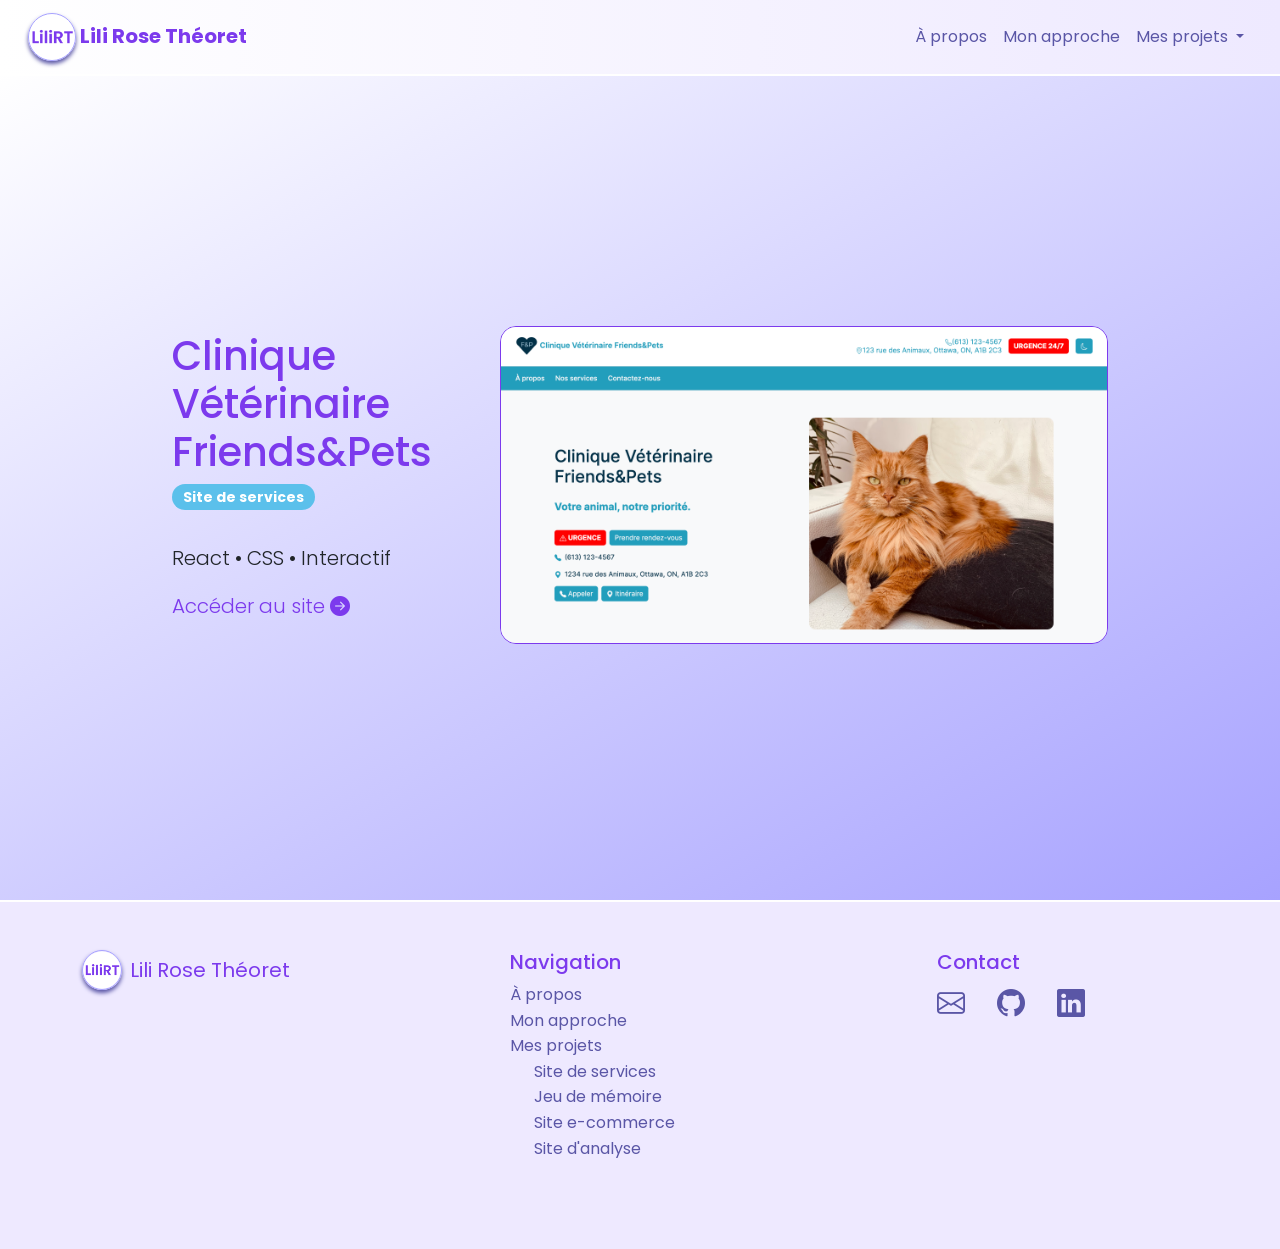
<file: designs/friends-and-pets.html>
<!doctype html>
<!-- SEG3525 - Été 2026 - Portfolio-->
<html lang="fr">
    <head>
        <meta charset="utf-8">
        <meta name="viewport" content="width=device-width, initial-scale=1">
        <title>Site de services</title>
        <link href="https://cdn.jsdelivr.net/npm/bootstrap@5.3.8/dist/css/bootstrap.min.css" rel="stylesheet" integrity="sha384-sRIl4kxILFvY47J16cr9ZwB07vP4J8+LH7qKQnuqkuIAvNWLzeN8tE5YBujZqJLB" crossorigin="anonymous">
        <link rel="stylesheet" href="https://cdn.jsdelivr.net/npm/bootstrap-icons@1.11.3/font/bootstrap-icons.min.css"/>
        <link rel="stylesheet" href="../css/style.css">
        <link href="https://fonts.googleapis.com/css2?family=Poppins:wght@300;400;500;600&display=swap" rel="stylesheet">
        <link rel="icon" type="image/png" href="../img/logo.png">
    </head>
    <body>
        <nav class="navbar navbar-expand-lg fixed-top">
            <div class="container-fluid">
                <a class="navbar-brand" href="../index.html">
                    <img src="../img/logo.png">
                    Lili Rose Théoret
                </a>
                <button class="navbar-toggler" type="button" data-bs-toggle="collapse" data-bs-target="#navbarSupportedContent" aria-controls="navbarSupportedContent" aria-expanded="false" aria-label="Toggle navigation">
                <span class="navbar-toggler-icon"></span>
                </button>
                <div class="collapse navbar-collapse" id="navbarSupportedContent">
                <ul class="navbar-nav ms-auto mb-2 mb-lg-0">
                    <li class="nav-item">
                    <a class="nav-link" aria-current="page" href="../index.html#about">À propos</a>
                    </li>
                    <li class="nav-item">
                    <a class="nav-link" href="../index.html#work">Mon approche</a>
                    </li>
                    <li class="nav-item dropdown">
                        <a class="nav-link dropdown-toggle" href="../index.html#cases" role="button" data-bs-toggle="dropdown" aria-expanded="false">
                            Mes projets
                        </a>
                        <ul class="dropdown-menu dropdown-menu-end">
                            <li><a class="dropdown-item" href="../index.html#cases">Tous mes projets</a></li>
                            <li><hr class="dropdown-divider"></li>
                            <li><a class="dropdown-item" href="friends-and-pets.html">Site de services</a></li>
                            <li><a class="dropdown-item" href="memoire-a-la-carte.html">Jeu de mémoire</a></li>
                            <li><a class="dropdown-item" href="codex.html">Site e-commerce</a></li>
                            <li><a class="dropdown-item" href="tableau-de-bord-interactif.html">Site d'analyse</a></li>
                        </ul>
                    </li>
                </ul>
                </div>
            </div>
        </nav>

        <!-- Section Intro -->
        <section id="site-service" class="section-light hero design">
            <div class="container">
                <div class="row align-items-center g-5">
                    <div class="col-lg-4 text-center text-lg-start">
                        <h1>Clinique Vétérinaire Friends&Pets</h1>
                        <span class="badge">Site de services</span>
                        <p class="lead"><br/>React • CSS • Interactif</p>
                        <p class="lead"><a href="https://friends-and-pets.netlify.app/">
                            Accéder au site
                            <i class="bi bi-arrow-right-circle-fill"></i>
                        </a></p>
                    </div>

                    <div class="col-lg-8 text-center">
                        <a href="https://friends-and-pets.netlify.app/"><img src="../img/friends&pets.png" class="design-card-img"></a>
                    </div>
                </div>
            </div>
        </section>

        <footer class="footer">
            <div class="container">
                <div class="row justify-content-between">
                    <div class="col-md-3 mb-4">
                        <a href="../index.html" class="footer-brand text-decoration-none">
                        <img src="../img/logo.png" class="footer-logo">
                        <span>Lili Rose Théoret</span>
                        </a>
                    </div>

                    <!-- Navigation -->
                    <div class="col-md-3 mb-4">
                        <h5>Navigation</h5>
                        <ul class="list-unstyled footer-links">
                            <li><a href="../index.html#about">À propos</a></li>
                            <li><a href="../index.html#work">Mon approche</a></li>
                            <li><a href="../index.html#cases">Mes projets</a></li>
                            <li>
                                <ul class="list-unstyled ms-4">
                                    <li><a href="friends-and-pets.html">Site de services</a></li>
                                    <li><a href="memoire-a-la-carte.html">Jeu de mémoire</a></li>
                                    <li><a href="codex.html">Site e-commerce</a></li>
                                    <li><a href="tableau-de-bord-interactif.html">Site d'analyse</a></li>
                                </ul>
                            </li>
                        </ul>
                    </div>

                    <!-- Contact -->
                    <div class="col-md-3 mb-4">
                        <h5>Contact</h5>

                        <div class="footer-social">
                            <a href="mailto:ltheo101@uottawa.ca" class="me-3">
                                <i class="bi bi-envelope fs-3"></i>
                            </a>
                            <a href="https://github.com/LiliRT" class="me-3">
                                <i class="bi bi-github fs-3"></i>
                            </a>
                            <a href="https://linkedin.com">
                                <i class="bi bi-linkedin fs-3"></i>
                            </a>
                        </div>
                    </div>
                </div>
            </div>
        </footer>

        <script src="https://cdn.jsdelivr.net/npm/bootstrap@5.3.8/dist/js/bootstrap.bundle.min.js" integrity="sha384-FKyoEForCGlyvwx9Hj09JcYn3nv7wiPVlz7YYwJrWVcXK/BmnVDxM+D2scQbITxI" crossorigin="anonymous"></script>
        <script>
        document.querySelectorAll('.navbar-nav .nav-link, .navbar-nav .dropdown-item')
        .forEach(link => {
            link.addEventListener('click', () => {

                if (link.classList.contains('dropdown-toggle')) return;

                const navbar = document.querySelector('.navbar-collapse');
                const bsCollapse = bootstrap.Collapse.getInstance(navbar);

                if (bsCollapse) {
                    bsCollapse.hide();
                }
            });
        });
        </script>
    </body>
</html>
</file>
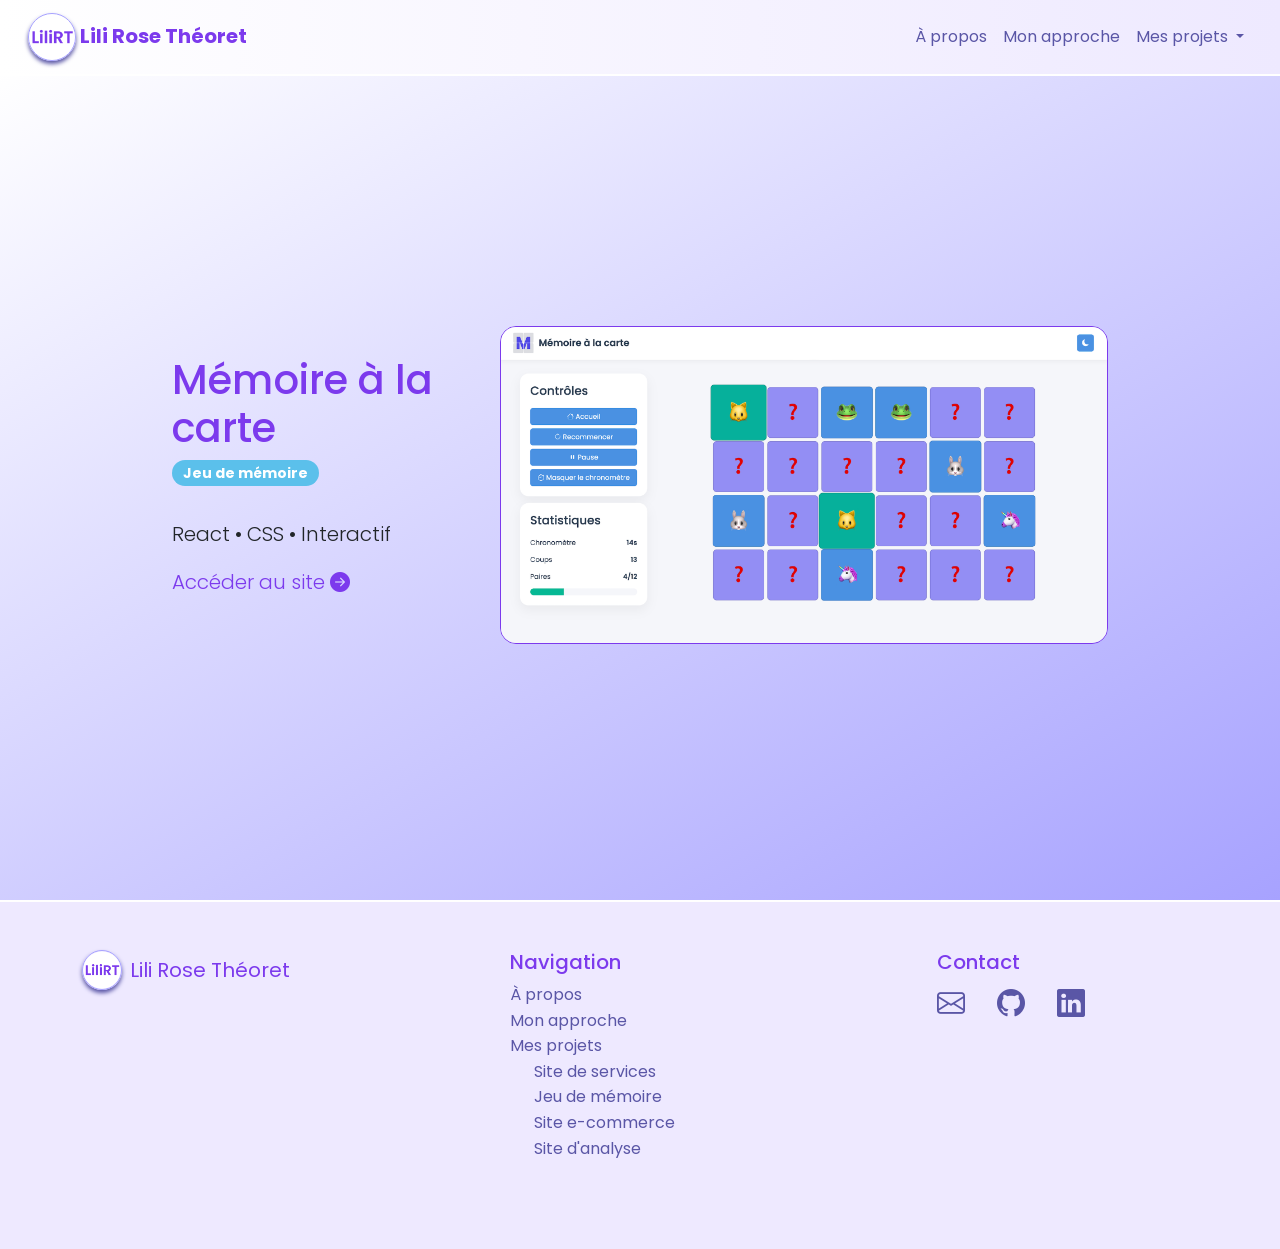
<file: designs/memoire-a-la-carte.html>
<!doctype html>
<!-- SEG3525 - Été 2026 - Portfolio-->
<html lang="fr">
    <head>
        <meta charset="utf-8">
        <meta name="viewport" content="width=device-width, initial-scale=1">
        <title>Jeu de mémoire</title>
        <link href="https://cdn.jsdelivr.net/npm/bootstrap@5.3.8/dist/css/bootstrap.min.css" rel="stylesheet" integrity="sha384-sRIl4kxILFvY47J16cr9ZwB07vP4J8+LH7qKQnuqkuIAvNWLzeN8tE5YBujZqJLB" crossorigin="anonymous">
        <link rel="stylesheet" href="https://cdn.jsdelivr.net/npm/bootstrap-icons@1.11.3/font/bootstrap-icons.min.css"/>
        <link rel="stylesheet" href="../css/style.css">
        <link href="https://fonts.googleapis.com/css2?family=Poppins:wght@300;400;500;600&display=swap" rel="stylesheet">
        <link rel="icon" type="image/png" href="../img/logo.png">
    </head>
    <body>
        <nav class="navbar navbar-expand-lg fixed-top">
            <div class="container-fluid">
                <a class="navbar-brand" href="../index.html">
                    <img src="../img/logo.png">
                    Lili Rose Théoret
                </a>
                <button class="navbar-toggler" type="button" data-bs-toggle="collapse" data-bs-target="#navbarSupportedContent" aria-controls="navbarSupportedContent" aria-expanded="false" aria-label="Toggle navigation">
                <span class="navbar-toggler-icon"></span>
                </button>
                <div class="collapse navbar-collapse" id="navbarSupportedContent">
                <ul class="navbar-nav ms-auto mb-2 mb-lg-0">
                    <li class="nav-item">
                    <a class="nav-link" aria-current="page" href="../index.html#about">À propos</a>
                    </li>
                    <li class="nav-item">
                    <a class="nav-link" href="../index.html#work">Mon approche</a>
                    </li>
                    <li class="nav-item dropdown">
                        <a class="nav-link dropdown-toggle" href="../index.html#cases" role="button" data-bs-toggle="dropdown" aria-expanded="false">
                            Mes projets
                        </a>
                        <ul class="dropdown-menu dropdown-menu-end">
                            <li><a class="dropdown-item" href="../index.html#cases">Tous mes projets</a></li>
                            <li><hr class="dropdown-divider"></li>
                            <li><a class="dropdown-item" href="friends-and-pets.html">Site de services</a></li>
                            <li><a class="dropdown-item" href="memoire-a-la-carte.html">Jeu de mémoire</a></li>
                            <li><a class="dropdown-item" href="codex.html">Site e-commerce</a></li>
                            <li><a class="dropdown-item" href="tableau-de-bord-interactif.html">Site d'analyse</a></li>
                        </ul>
                    </li>
                </ul>
                </div>
            </div>
        </nav>

        <!-- Section Intro -->
        <section id="memoire-a-la-carte" class="section-light hero design">
            <div class="container">
                <div class="row align-items-center g-5">
                    <div class="col-lg-4 text-center text-lg-start">
                        <h1>Mémoire à la carte</h1>
                        <span class="badge">Jeu de mémoire</span>
                        <p class="lead"><br/>React • CSS • Interactif</p>
                        <p class="lead"><a href="https://memoire-a-la-carte.netlify.app/">
                            Accéder au site
                            <i class="bi bi-arrow-right-circle-fill"></i>
                        </a></p>
                    </div>

                    <div class="col-lg-8 text-center">
                        <a href="https://memoire-a-la-carte.netlify.app/"><img src="../img/memoire-a-la-carte.png" class="design-card-img"></a>
                    </div>
                </div>
            </div>
        </section>

        <footer class="footer">
            <div class="container">
                <div class="row justify-content-between">
                    <div class="col-md-3 mb-4">
                        <a href="../index.html" class="footer-brand text-decoration-none">
                        <img src="../img/logo.png" class="footer-logo">
                        <span>Lili Rose Théoret</span>
                        </a>
                    </div>

                    <!-- Navigation -->
                    <div class="col-md-3 mb-4">
                        <h5>Navigation</h5>
                        <ul class="list-unstyled footer-links">
                            <li><a href="../index.html#about">À propos</a></li>
                            <li><a href="../index.html#work">Mon approche</a></li>
                            <li><a href="../index.html#cases">Mes projets</a></li>
                            <li>
                                <ul class="list-unstyled ms-4">
                                    <li><a href="friends-and-pets.html">Site de services</a></li>
                                    <li><a href="memoire-a-la-carte.html">Jeu de mémoire</a></li>
                                    <li><a href="codex.html">Site e-commerce</a></li>
                                    <li><a href="tableau-de-bord-interactif.html">Site d'analyse</a></li>
                                </ul>
                            </li>
                        </ul>
                    </div>

                    <!-- Contact -->
                    <div class="col-md-3 mb-4">
                        <h5>Contact</h5>

                        <div class="footer-social">
                            <a href="mailto:ltheo101@uottawa.ca" class="me-3">
                                <i class="bi bi-envelope fs-3"></i>
                            </a>
                            <a href="https://github.com/LiliRT" class="me-3">
                                <i class="bi bi-github fs-3"></i>
                            </a>
                            <a href="https://linkedin.com">
                                <i class="bi bi-linkedin fs-3"></i>
                            </a>
                        </div>
                    </div>
                </div>
            </div>
        </footer>

        <script src="https://cdn.jsdelivr.net/npm/bootstrap@5.3.8/dist/js/bootstrap.bundle.min.js" integrity="sha384-FKyoEForCGlyvwx9Hj09JcYn3nv7wiPVlz7YYwJrWVcXK/BmnVDxM+D2scQbITxI" crossorigin="anonymous"></script>
        <script>
        document.querySelectorAll('.navbar-nav .nav-link, .navbar-nav .dropdown-item')
        .forEach(link => {
            link.addEventListener('click', () => {

                if (link.classList.contains('dropdown-toggle')) return;

                const navbar = document.querySelector('.navbar-collapse');
                const bsCollapse = bootstrap.Collapse.getInstance(navbar);

                if (bsCollapse) {
                    bsCollapse.hide();
                }
            });
        });
        </script>
    </body>
</html>
</file>
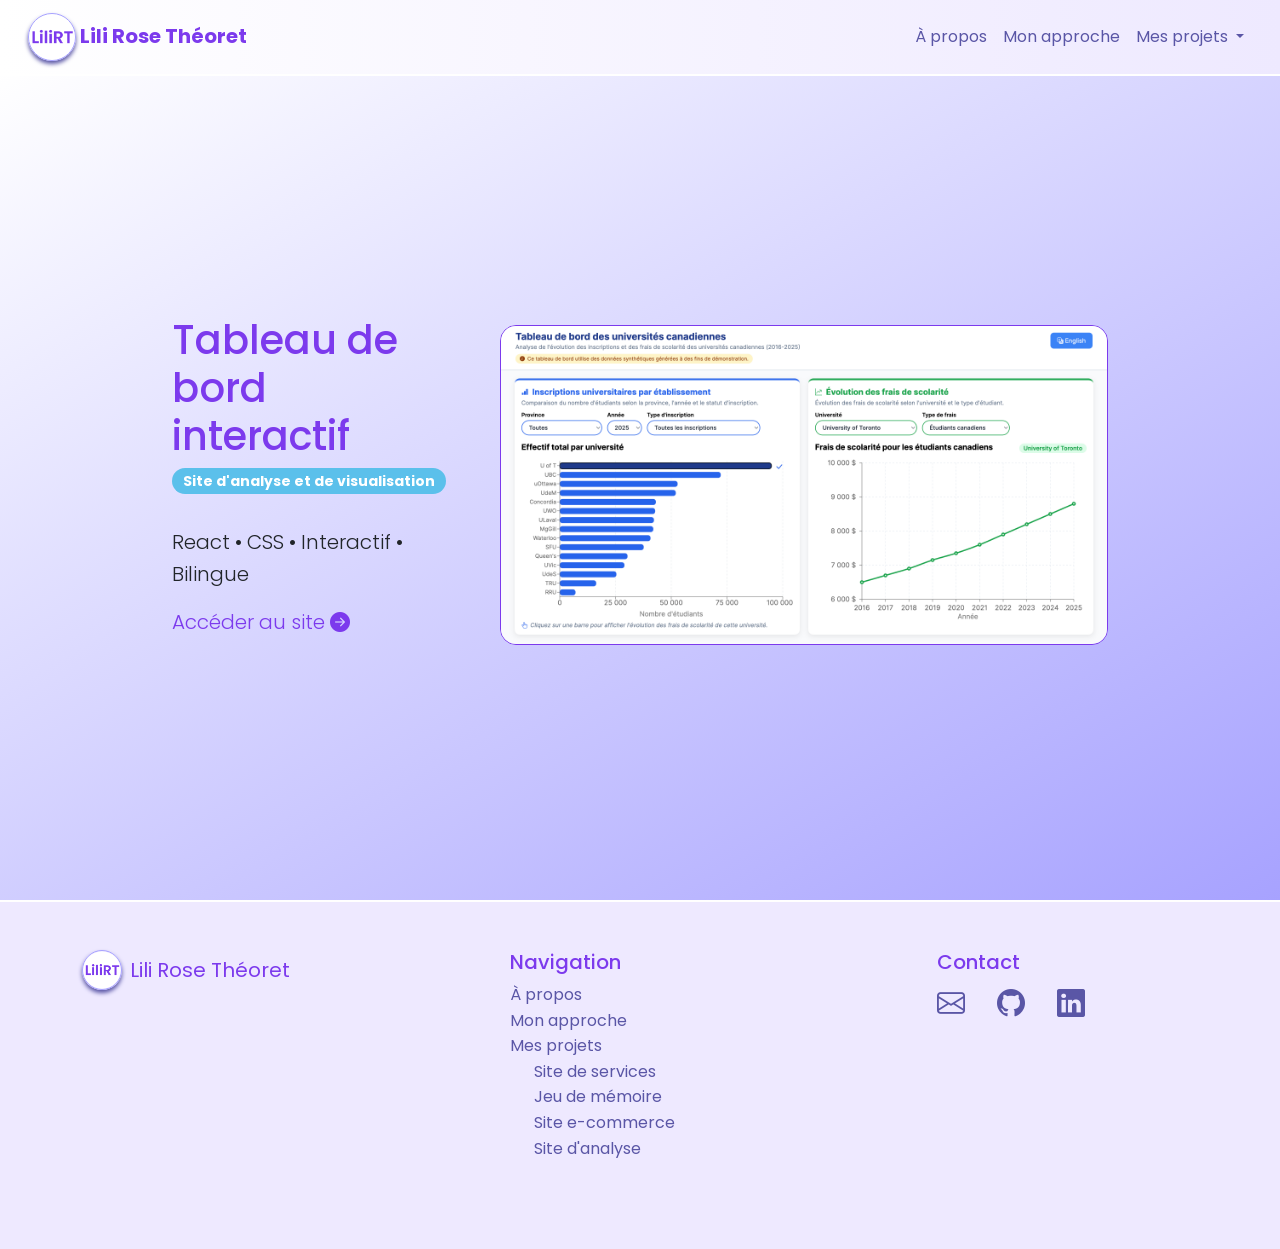
<file: designs/tableau-de-bord-interactif.html>
<!doctype html>
<!-- SEG3525 - Été 2026 - Portfolio-->
<html lang="fr">
    <head>
        <meta charset="utf-8">
        <meta name="viewport" content="width=device-width, initial-scale=1">
        <title>Site d'analyse et de visualisation</title>
        <link href="https://cdn.jsdelivr.net/npm/bootstrap@5.3.8/dist/css/bootstrap.min.css" rel="stylesheet" integrity="sha384-sRIl4kxILFvY47J16cr9ZwB07vP4J8+LH7qKQnuqkuIAvNWLzeN8tE5YBujZqJLB" crossorigin="anonymous">
        <link rel="stylesheet" href="https://cdn.jsdelivr.net/npm/bootstrap-icons@1.11.3/font/bootstrap-icons.min.css"/>
        <link rel="stylesheet" href="../css/style.css">
        <link href="https://fonts.googleapis.com/css2?family=Poppins:wght@300;400;500;600&display=swap" rel="stylesheet">
        <link rel="icon" type="image/png" href="../img/logo.png">
    </head>
    <body>
        <nav class="navbar navbar-expand-lg fixed-top">
            <div class="container-fluid">
                <a class="navbar-brand" href="../index.html">
                    <img src="../img/logo.png">
                    Lili Rose Théoret
                </a>
                <button class="navbar-toggler" type="button" data-bs-toggle="collapse" data-bs-target="#navbarSupportedContent" aria-controls="navbarSupportedContent" aria-expanded="false" aria-label="Toggle navigation">
                <span class="navbar-toggler-icon"></span>
                </button>
                <div class="collapse navbar-collapse" id="navbarSupportedContent">
                <ul class="navbar-nav ms-auto mb-2 mb-lg-0">
                    <li class="nav-item">
                    <a class="nav-link" aria-current="page" href="../index.html#about">À propos</a>
                    </li>
                    <li class="nav-item">
                    <a class="nav-link" href="../index.html#work">Mon approche</a>
                    </li>
                    <li class="nav-item dropdown">
                        <a class="nav-link dropdown-toggle" href="../index.html#cases" role="button" data-bs-toggle="dropdown" aria-expanded="false">
                            Mes projets
                        </a>
                        <ul class="dropdown-menu dropdown-menu-end">
                            <li><a class="dropdown-item" href="../index.html#cases">Tous mes projets</a></li>
                            <li><hr class="dropdown-divider"></li>
                            <li><a class="dropdown-item" href="friends-and-pets.html">Site de services</a></li>
                            <li><a class="dropdown-item" href="memoire-a-la-carte.html">Jeu de mémoire</a></li>
                            <li><a class="dropdown-item" href="codex.html">Site e-commerce</a></li>
                            <li><a class="dropdown-item" href="tableau-de-bord-interactif.html">Site d'analyse</a></li>
                        </ul>
                    </li>
                </ul>
                </div>
            </div>
        </nav>

        <!-- Section Intro -->
        <section id="tableau-de-bord" class="section-light hero design">
            <div class="container">
                <div class="row align-items-center g-5">
                    <div class="col-lg-4 text-center text-lg-start">
                        <h1>Tableau de bord interactif</h1>
                        <span class="badge">Site d'analyse et de visualisation</span>
                        <p class="lead"><br/>React • CSS • Interactif • Bilingue</p>
                        <p class="lead"><a href="https://tableau-de-bord-universites-canada.netlify.app/">
                            Accéder au site
                            <i class="bi bi-arrow-right-circle-fill"></i>
                        </a></p>
                    </div>

                    <div class="col-lg-8 text-center">
                        <a href="https://tableau-de-bord-universites-canada.netlify.app/"><img src="../img/tableau-de-bord.png" class="design-card-img"></a>
                    </div>
                </div>
            </div>
        </section>

        <footer class="footer">
            <div class="container">
                <div class="row justify-content-between">
                    <div class="col-md-3 mb-4">
                        <a href="../index.html" class="footer-brand text-decoration-none">
                        <img src="../img/logo.png" class="footer-logo">
                        <span>Lili Rose Théoret</span>
                        </a>
                    </div>

                    <!-- Navigation -->
                    <div class="col-md-3 mb-4">
                        <h5>Navigation</h5>
                        <ul class="list-unstyled footer-links">
                            <li><a href="../index.html#about">À propos</a></li>
                            <li><a href="../index.html#work">Mon approche</a></li>
                            <li><a href="../index.html#cases">Mes projets</a></li>
                            <li>
                                <ul class="list-unstyled ms-4">
                                    <li><a href="friends-and-pets.html">Site de services</a></li>
                                    <li><a href="memoire-a-la-carte.html">Jeu de mémoire</a></li>
                                    <li><a href="codex.html">Site e-commerce</a></li>
                                    <li><a href="tableau-de-bord-interactif.html">Site d'analyse</a></li>
                                </ul>
                            </li>
                        </ul>
                    </div>

                    <!-- Contact -->
                    <div class="col-md-3 mb-4">
                        <h5>Contact</h5>

                        <div class="footer-social">
                            <a href="mailto:ltheo101@uottawa.ca" class="me-3">
                                <i class="bi bi-envelope fs-3"></i>
                            </a>
                            <a href="https://github.com/LiliRT" class="me-3">
                                <i class="bi bi-github fs-3"></i>
                            </a>
                            <a href="https://linkedin.com">
                                <i class="bi bi-linkedin fs-3"></i>
                            </a>
                        </div>
                    </div>
                </div>
            </div>
        </footer>

        <script src="https://cdn.jsdelivr.net/npm/bootstrap@5.3.8/dist/js/bootstrap.bundle.min.js" integrity="sha384-FKyoEForCGlyvwx9Hj09JcYn3nv7wiPVlz7YYwJrWVcXK/BmnVDxM+D2scQbITxI" crossorigin="anonymous"></script>
        <script>
        document.querySelectorAll('.navbar-nav .nav-link, .navbar-nav .dropdown-item')
        .forEach(link => {
            link.addEventListener('click', () => {

                if (link.classList.contains('dropdown-toggle')) return;

                const navbar = document.querySelector('.navbar-collapse');
                const bsCollapse = bootstrap.Collapse.getInstance(navbar);

                if (bsCollapse) {
                    bsCollapse.hide();
                }
            });
        });
        </script>
    </body>
</html>
</file>
<file: css/style.css>
/* Thème */
:root {
    --primary: #7C3AED;
    --secondary: #a7a2ff;
    --accent: #5bc0eb;
    --light: #EEE9FF;
    --white: #ffffff;
    --dark: #5a56a6;

    --text-sm: 0.875rem;
    --text-base: 1rem;
    --text-lg: 1.25rem;
    --text-xl: 1.75rem;
    --text-xxl: 2.5rem;

    --space-1: 0.5rem;
    --space-2: 1rem;
    --space-3: 2rem;
    --space-4: 4rem;
    --space-5: 6rem;
    --space-6: 10rem;
}

/* Base */
body {
    font-family: 'Poppins', sans-serif;
    padding-top: 70px;
    line-height: 1.6;
}

html {
    scroll-behavior: smooth;
}

.icon {
    display: inline-block;
}

h1 {
    color: var(--primary);
}

h2 {
    margin-bottom: var(--space-2);
}

h5 {
    color: var(--primary);
}

/* Navbar */
.navbar {
    background: linear-gradient(90deg, var(--white), var(--light));
    border-bottom: 2px solid var(--white);
    padding: var(--space-1) var(--space-2);
}

.navbar .nav-link {
    color: var(--dark);
    transition: 0.2s;
    font-size: var(--text-base);
}

.navbar .nav-link:hover {
    color: var(--primary);
    transform: translateY(-1px);
    font-weight: bold;
}

.navbar .navbar-brand {
    color: var(--primary);
    font-weight: bold;
    font-size: var(--text-lg);
}

.dropdown-menu {
    opacity: 0;
    transform: translateY(5px);
    transition: 0.2s ease;
    pointer-events: none;
}

.dropdown-menu.show {
    opacity: 1;
    transform: translateY(0);
    pointer-events: auto;
}

.dropdown:hover .dropdown-menu {
    opacity: 1;
    transform: translateY(0);
    visibility: visible;
}

.dropdown-item {
    color: var(--dark);
    transition: 0.2s;
}

.dropdown-item:hover {
    background-color: var(--light);
    color: var(--primary);
    font-weight: bold;
}

.navbar img {
    height: 3rem;
    width: auto;
    object-fit: cover;
    border-radius: 50%;
    border: 1px solid var(--secondary);
    box-shadow: 0 3px 4px var(--dark);
}

/* Section */
section {
    padding: 4rem 0;
}

section, 
[id^="design"] {
    scroll-margin-top: 75px;
}

.section-header {
    margin-bottom: 1.5rem;
}

.section-light {
    background-color: var(--light);
}

/* Card */
.light-card,
.dark-card {
    border: none;
    transition: 0.3s;
    padding: 1.5rem;
    border-radius: 12px;
    font-size: var(--text-base);
}

.light-card {
    background-color: var(--white);
}

.dark-card {
    background-color: var(--light);
}

.light-card a,
.dark-card a {
    color: inherit;
}

.light-card i,
.dark-card i {
    color: var(--primary);
}

.light-card:hover,
.dark-card:hover {
    transform: translateY(-2px);
    box-shadow: 0 6px 15px var(--dark);
}

.dark-card .row,
.light-card .row {
    align-items: center;
}

.light-card p,
.dark-card p {
    text-align: justify;
}

#about .container {
    padding: 2rem 0rem 4.5rem;
}

#about .dark-card .row {
    margin-top: 0;
}

#about .dark-card .card-title + .row {
    margin-top: 0;
}

#about .dark-card h5 {
    margin-top: 0;
    margin-bottom: 0.35rem;
}

#about .dark-card ul {
    margin-top: 0;
}

#about .col-lg-6 > .row{
    height: 100%;
}

#about .dark-card {
    justify-content: flex-start;
}

#about .dark-card p {
    max-width: 95%;
}

#work .light-card {
    justify-content: flex-start;
}

#work .light-card ol {
    margin-top: 0.5rem;
}

#work .col-lg-6 > .row > .col-12 {
    display: flex;
}

#work .col-lg-6 > .row > .col-12 > .light-card {
    width: 100%;
}

#work .light-card ol {
    padding-top: 0.75rem;
}

#work .light-card ol,
#work .light-card ul {
    flex-grow: 1;
}

#work ol {
    list-style: none;
    padding-left: 0;
    counter-reset: process;
}

#work ol li {
    counter-increment: process;
    position: relative;
    padding-left: 3rem;
    margin-bottom: 1.25rem;
    line-height: 1.6;
}

#work ol li:last-child {
    margin-bottom: 0;
}

#work ol li::before {
    content: counter(process);
    position: absolute;
    left: 0;
    top: 0;
    
    width: 2rem;
    height: 2rem;
    
    display: flex;
    align-items: center;
    justify-content: center;
    
    background-color: var(--primary);
    color: white;
    border-radius: 50%;
    
    font-weight: 600;
}

#work ol li {
    font-weight: 400;
}

#work ol li::first-line {
    font-weight: 600;
}

#about > .container > .row,
#work > .container > .row {
    align-items: stretch;
}

#about .row.h-100,
#work .row.h-100 {
    height: 100%;
}

#about .dark-card,
#work .light-card {
    display: flex;
    flex-direction: column;
    justify-content: center;
}

#about .dark-card p,
#work .light-card p,
#work .light-card ol,
#work .light-card ul {
    margin-bottom: 0;
}

#about .card-title,
#work .card-title {
    flex-shrink: 0;
}

#work .col-lg-6.d-flex {
    align-items: stretch;
}

#work .col-lg-6 > .row {
    display: flex;
    flex-direction: column;
}

#work .col-lg-6 > .row > .col-12 {
    flex: 1;
    display: flex;
}

#work .col-lg-6 > .row > .col-12 > .light-card {
    width: 100%;
}

.badge {
    background-color: var(--accent);
    font-size: var(--text-sm);
    padding: 0.4rem 0.7rem;
    border-radius: 999px;
}

.card-img {
    width: 100%;
    height: 175px;
    object-fit: cover;
    border-radius: 16px;
    border: 1px solid var(--primary);
}

.design-card-img {
    width: 100%;
    max-width: 800px;
    height: auto;
    border-radius: 16px;
    border: 1px solid var(--primary);
}

.design .card-img:hover,
.design .design-card-img:hover {
    transform: translateY(-5px);
    box-shadow: 0 20px 60px var(--dark);
}

.case-reverse .project-content {
    text-align: right;
}

.card-title {
    display: flex;
    align-items: center;
    gap: 0.75rem;
}

.card-title i {
    font-size: 2rem;
    color: var(--primary);
}

.card-title h3 {
    margin: 0;
    font-size: 24px;
}

/* Hero */
.hero {
    min-height: calc(100vh - 70px);
    display: flex;
    align-items: center;
    padding: 3rem 0;
    background: linear-gradient(150deg, var(--white), var(--secondary));
    position: relative;
}

.hero-img {
    width: 320px;
    height: 320px;
    border-radius: 50%;
    object-fit: cover;
    box-shadow: 0 10px 30px var(--dark);
}

.hero-img:hover {
    transform: translateY(-5px);
    box-shadow: 0 20px 60px var(--dark);
}

.btn-primary-custom {
    background-color: var(--primary);
    color: var(--white);
    padding: 0.7rem 1.2rem;
    border-radius: 50px;
    text-decoration: none;
}

.btn-primary-custom:hover {
    background-color: var(--secondary);
}

.hero-scroll {
    position: absolute;
    left: 50%;
    bottom: 3.5rem;
    transform: translateX(-50%);
    font-size: 2rem;
    color: var(--primary);
    text-decoration: none;
    transition: 0.2s ease;
}

.hero-scroll:hover {
    transform: translateX(-50%) translateY(5px);
    color: var(--accent);
}

/* Footer */
footer {
    background-color: var(--light);
    padding: 3rem 0;
    color: var(--dark);
    border-top: 2px solid var(--white);
}

footer a {
    color: var(--dark);
    text-decoration: none;
}

footer a:hover {
    color: var(--primary);
    font-weight: bold;
}

.footer-logo {
    height: 2.5rem;
    margin-right: 0.5rem;
    border-radius: 50%;
    border: 1px solid var(--secondary);
    box-shadow: 0 3px 4px var(--dark);
}

.footer-brand {
    display: inline-flex;
    align-items: center;
    font-size: var(--text-lg);
    color: var(--primary);
}

.footer .row {
    align-items: flex-start;
}

.footer-brand {
    display: flex;
    align-items: center;
}

.footer-links {
    padding-left: 0;
}

.footer-links .sub-link {
    padding-left: 1.5rem;
}

.footer-social {
    display: flex;
    gap: 1rem;
}

/* Design */
.design {
    display: flex;
    align-items: center;
    padding: var(--space-5) var(--space-6);
    background: linear-gradient(150deg, var(--white), var(--secondary));
}

.design a {
    color: var(--primary);
    text-decoration: none;
}

.design a:hover {
    text-decoration: underline;
}

.h1 { height: 40%; }
.h2 { height: 75%; }
.h3 { height: 55%; }
.h4 { height: 90%; }

/* Mobile */
@media (max-width: 991px) {

    /* Navbar */
    .navbar {
        padding: 0.75rem 1rem;
    }

    .navbar-brand {
        font-size: 1.1rem;
    }

    .navbar img {
        height: 2.5rem;
    }

    .navbar-collapse {
        background-color: var(--white);
        padding: 1rem;
        border-radius: 1rem;
        margin-top: 1rem;
    }

    /* Hero */
    .hero {
        min-height: auto;
        padding: 4rem 0;
        text-align: center;
    }

    .hero .row {
        gap: 3rem;
    }

    .hero h1 {
        font-size: 2.5rem;
    }

    .hero .lead {
        font-size: 1rem;
    }

    .hero-img {
        width: 170px;
        height: 170px;
    }

    .hero-scroll {
        font-size: 1.5rem;
        bottom: 1rem;
        opacity: 0.7;
    }

    /* Sections */
    section {
        padding: 4rem 0;
    }

    .container {
        padding-inline: 1rem;
    }

    /* Headers */
    h2 {
        font-size: 2rem;
        text-align: center;
    }

    h3 {
        font-size: 1.4rem;
    }

    .section-header {
        text-align: center;
        margin-bottom: 3rem;
    }

    /* Cards */
    .light-card,
    .dark-card {
        margin: 0.5rem 1rem;
    }

    .dark-card .row {
        gap: 2rem;
    }

    .card-img {
        min-height: 220px;
        width: 100%;
        object-fit: cover;
    }

    .dark-card .col-md-4,
    .light-card .col-md-5 {
        margin-bottom: 0 !important;
    }

    /* Boutons */
    .btn-primary-custom {
        display: inline-block;
        width: 100%;
        max-width: 280px;
    }

    /* Footer */
    footer {
        /* text-align: center; */
        padding: 2rem;
    }

    .footer-logo {
        margin-bottom: 1rem;
    }

    /* Design */
    .design {
        min-height: auto;
        padding: 4rem 0;
        text-align: center;
    }

}
</file>
